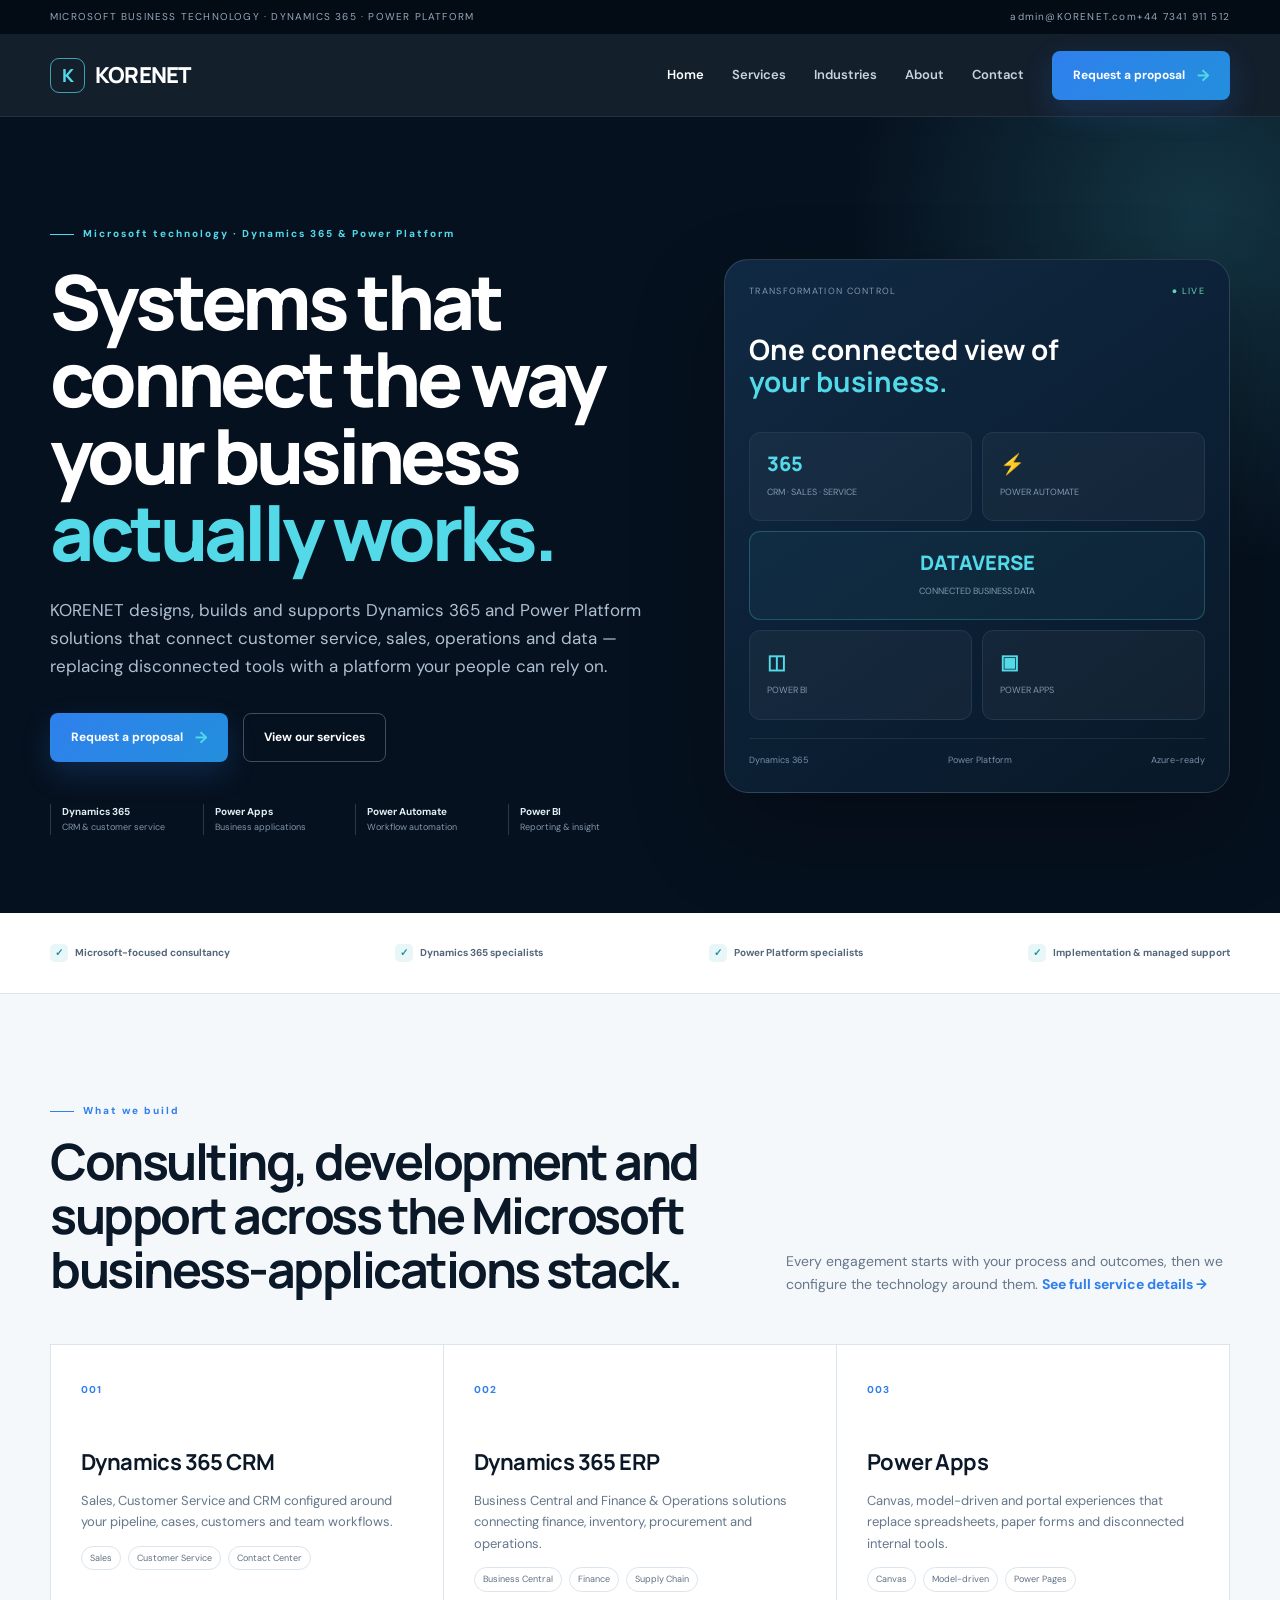
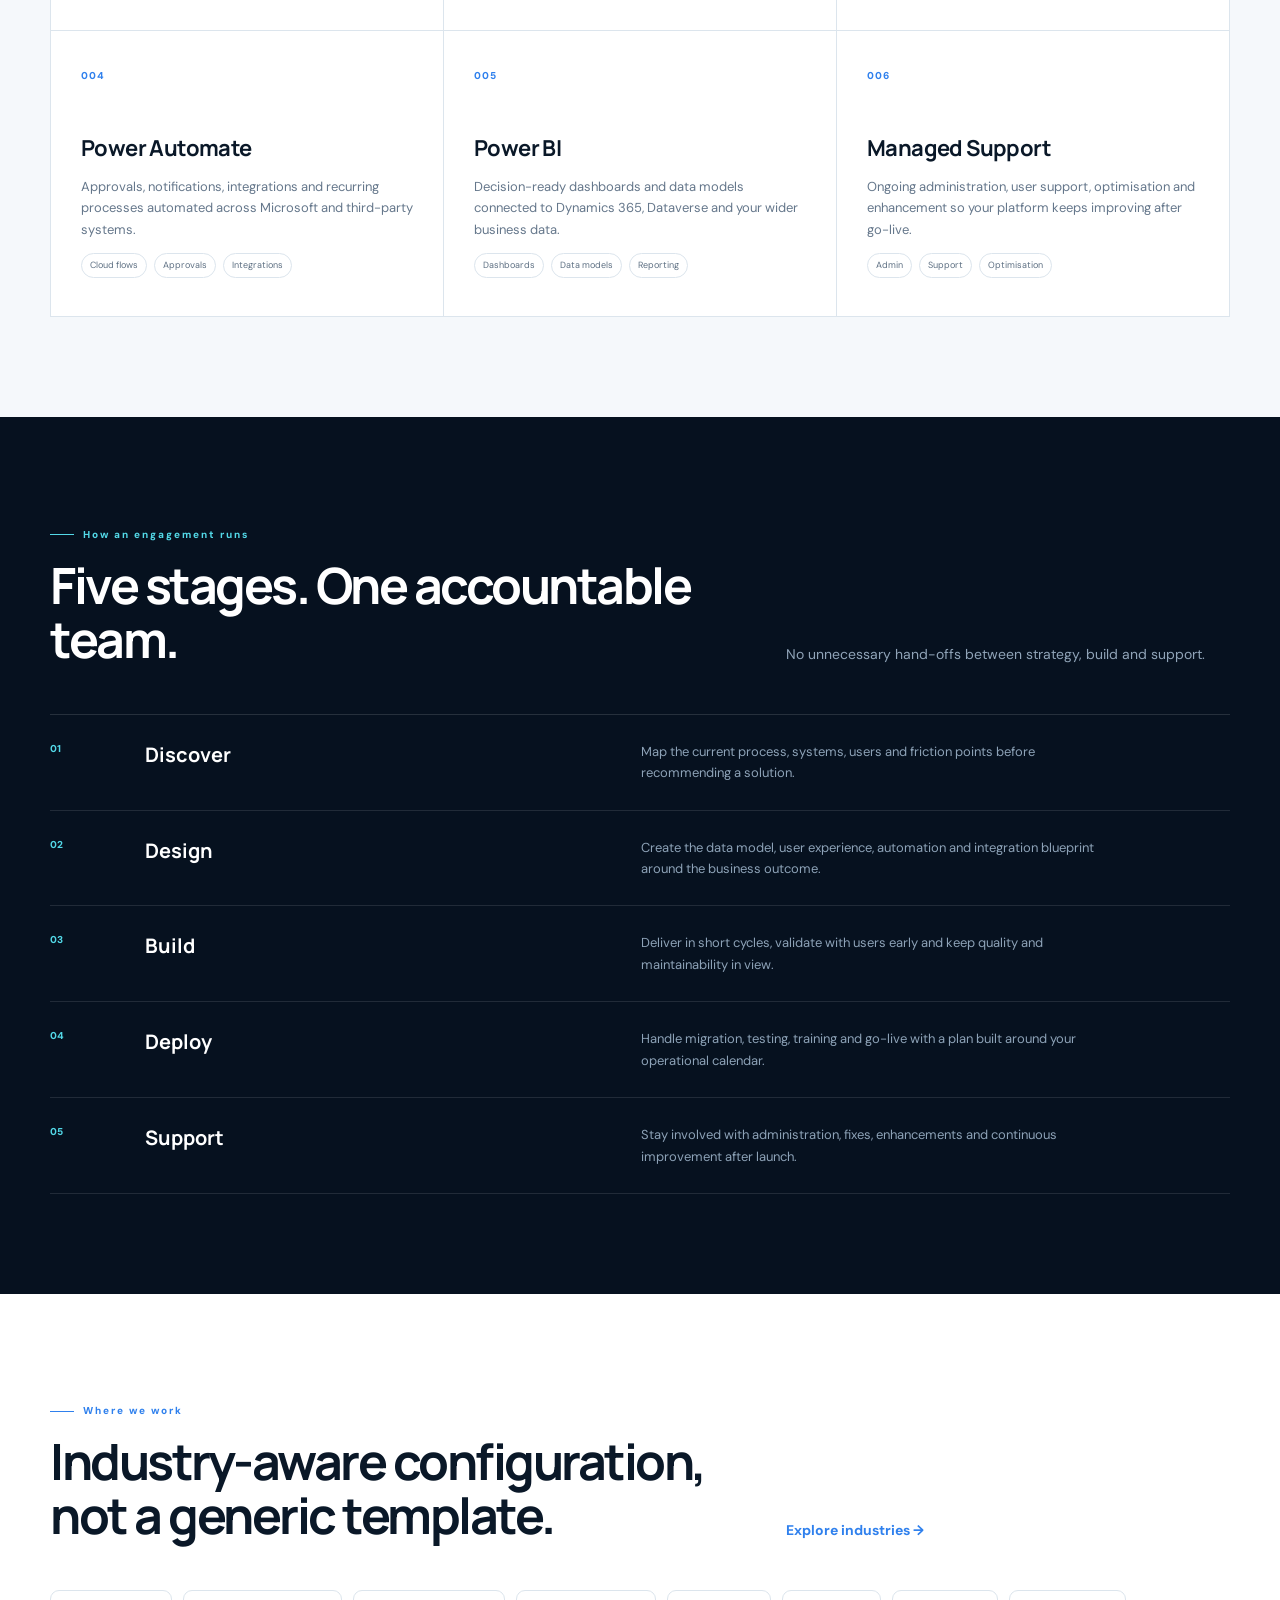
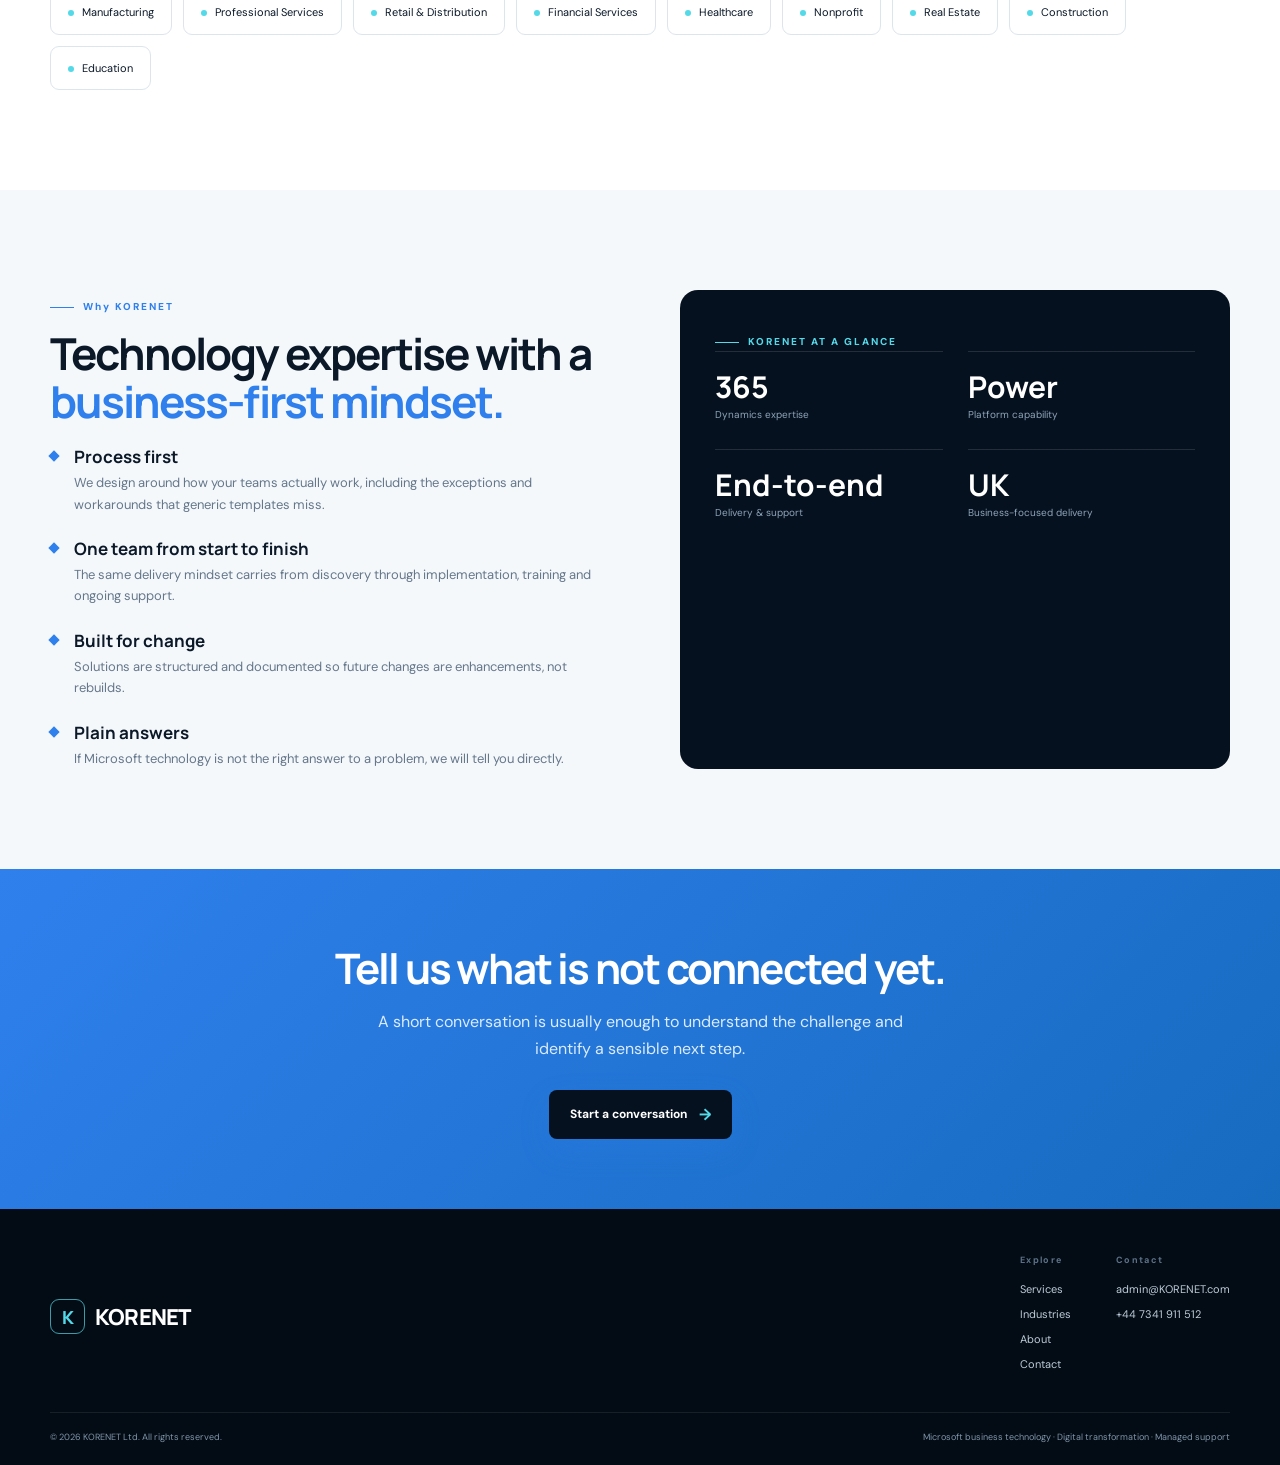
<file: index.html>
<!doctype html><html lang="en"><head><meta charset="utf-8"><meta name="viewport" content="width=device-width,initial-scale=1"><meta name="description" content="KORENET helps organisations transform customer service, automate operations and unlock Microsoft Dynamics 365 and Power Platform."><title>KORENET | Microsoft Dynamics 365 & Power Platform</title><link rel="stylesheet" href="styles.css"></head><body><div class="topbar"><div class="wrap"><div class="topbar-left"><span>MICROSOFT BUSINESS TECHNOLOGY · DYNAMICS 365 · POWER PLATFORM</span></div><div class="topbar-right"><a href="mailto:admin@KORENET.com">admin@KORENET.com</a><a href="tel:+447341911512">+44 7341 911 512</a></div></div></div><header class="header"><div class="wrap"><nav><a class="logo" href="index.html"><span class="logo-mark"></span><span>KORENET</span></a><button class="menu" aria-label="Menu">☰</button><div class="nav-links"><a class="active" href="index.html">Home</a><a class="" href="services.html">Services</a><a class="" href="industries.html">Industries</a><a class="" href="about.html">About</a><a class="" href="contact.html">Contact</a><a class="btn btn-primary" href="contact.html">Request a proposal <span class="btn-arrow">→</span></a></div></nav></div></header><main><section class="hero"><div class="wrap hero-grid"><div><span class="eyebrow">Microsoft technology · Dynamics 365 & Power Platform</span><h1>Systems that connect the way your business <em>actually works.</em></h1><p class="lead">KORENET designs, builds and supports Dynamics 365 and Power Platform solutions that connect customer service, sales, operations and data — replacing disconnected tools with a platform your people can rely on.</p><div class="hero-ctas"><a class="btn btn-primary" href="contact.html">Request a proposal <span class="btn-arrow">→</span></a><a class="btn btn-ghost" href="services.html">View our services</a></div><div class="hero-meta"><div><strong>Dynamics 365</strong>CRM & customer service</div><div><strong>Power Apps</strong>Business applications</div><div><strong>Power Automate</strong>Workflow automation</div><div><strong>Power BI</strong>Reporting & insight</div></div></div><div class="diagram-holder"><div class="diagram"><div class="diagram-head"><span>TRANSFORMATION CONTROL</span><span>● LIVE</span></div><div class="diagram-title">One connected view of<br><b>your business.</b></div><div class="nodes"><div class="node"><b>365</b><span>CRM · SALES · SERVICE</span></div><div class="node"><b>⚡</b><span>POWER AUTOMATE</span></div><div class="node hub"><b>DATAVERSE</b><span>CONNECTED BUSINESS DATA</span></div><div class="node"><b>◫</b><span>POWER BI</span></div><div class="node"><b>▣</b><span>POWER APPS</span></div></div><div class="diagram-foot"><span>Dynamics 365</span><span>Power Platform</span><span>Azure-ready</span></div></div></div></div></section><section class="trust-bar"><div class="wrap trust-row"><div class="trust-item"><span class="tick-sq">✓</span>Microsoft-focused consultancy</div><div class="trust-item"><span class="tick-sq">✓</span>Dynamics 365 specialists</div><div class="trust-item"><span class="tick-sq">✓</span>Power Platform specialists</div><div class="trust-item"><span class="tick-sq">✓</span>Implementation & managed support</div></div></section><section class="section section-alt"><div class="wrap"><div class="section-head"><div><span class="eyebrow">What we build</span><h2>Consulting, development and support across the Microsoft business-applications stack.</h2></div><p>Every engagement starts with your process and outcomes, then we configure the technology around them. <a class="text-link" href="services.html">See full service details →</a></p></div><div class="services-grid"><div class="service-card"><span class="service-num">001</span><h3>Dynamics 365 CRM</h3><p>Sales, Customer Service and CRM configured around your pipeline, cases, customers and team workflows.</p><div class="service-tags"><span>Sales</span><span>Customer Service</span><span>Contact Center</span></div></div><div class="service-card"><span class="service-num">002</span><h3>Dynamics 365 ERP</h3><p>Business Central and Finance & Operations solutions connecting finance, inventory, procurement and operations.</p><div class="service-tags"><span>Business Central</span><span>Finance</span><span>Supply Chain</span></div></div><div class="service-card"><span class="service-num">003</span><h3>Power Apps</h3><p>Canvas, model-driven and portal experiences that replace spreadsheets, paper forms and disconnected internal tools.</p><div class="service-tags"><span>Canvas</span><span>Model-driven</span><span>Power Pages</span></div></div><div class="service-card"><span class="service-num">004</span><h3>Power Automate</h3><p>Approvals, notifications, integrations and recurring processes automated across Microsoft and third-party systems.</p><div class="service-tags"><span>Cloud flows</span><span>Approvals</span><span>Integrations</span></div></div><div class="service-card"><span class="service-num">005</span><h3>Power BI</h3><p>Decision-ready dashboards and data models connected to Dynamics 365, Dataverse and your wider business data.</p><div class="service-tags"><span>Dashboards</span><span>Data models</span><span>Reporting</span></div></div><div class="service-card"><span class="service-num">006</span><h3>Managed Support</h3><p>Ongoing administration, user support, optimisation and enhancement so your platform keeps improving after go-live.</p><div class="service-tags"><span>Admin</span><span>Support</span><span>Optimisation</span></div></div></div></div></section><section class="section section-dark"><div class="wrap"><div class="section-head"><div><span class="eyebrow" style="color:var(--cyan)">How an engagement runs</span><h2>Five stages. One accountable team.</h2></div><p>No unnecessary hand-offs between strategy, build and support.</p></div><div class="process-list"><div class="process-item" data-step="01"><h3>Discover</h3><p>Map the current process, systems, users and friction points before recommending a solution.</p></div><div class="process-item" data-step="02"><h3>Design</h3><p>Create the data model, user experience, automation and integration blueprint around the business outcome.</p></div><div class="process-item" data-step="03"><h3>Build</h3><p>Deliver in short cycles, validate with users early and keep quality and maintainability in view.</p></div><div class="process-item" data-step="04"><h3>Deploy</h3><p>Handle migration, testing, training and go-live with a plan built around your operational calendar.</p></div><div class="process-item" data-step="05"><h3>Support</h3><p>Stay involved with administration, fixes, enhancements and continuous improvement after launch.</p></div></div></div></section><section class="section"><div class="wrap"><div class="section-head"><div><span class="eyebrow">Where we work</span><h2>Industry-aware configuration, not a generic template.</h2></div><p><a class="text-link" href="industries.html">Explore industries →</a></p></div><div class="industries-row"><span class="industry-chip">Manufacturing</span><span class="industry-chip">Professional Services</span><span class="industry-chip">Retail & Distribution</span><span class="industry-chip">Financial Services</span><span class="industry-chip">Healthcare</span><span class="industry-chip">Nonprofit</span><span class="industry-chip">Real Estate</span><span class="industry-chip">Construction</span><span class="industry-chip">Education</span></div></div></section><section class="section section-alt"><div class="wrap why-grid"><div><span class="eyebrow">Why KORENET</span><h2 style="font:700 44px/1.08 Manrope;letter-spacing:-2px;margin:14px 0 20px">Technology expertise with a <span style="color:var(--blue)">business-first mindset.</span></h2><div class="why-points"><div class="why-point"><span class="mark"></span><div><h4>Process first</h4><p>We design around how your teams actually work, including the exceptions and workarounds that generic templates miss.</p></div></div><div class="why-point"><span class="mark"></span><div><h4>One team from start to finish</h4><p>The same delivery mindset carries from discovery through implementation, training and ongoing support.</p></div></div><div class="why-point"><span class="mark"></span><div><h4>Built for change</h4><p>Solutions are structured and documented so future changes are enhancements, not rebuilds.</p></div></div><div class="why-point"><span class="mark"></span><div><h4>Plain answers</h4><p>If Microsoft technology is not the right answer to a problem, we will tell you directly.</p></div></div></div></div><div class="stat-panel"><span class="eyebrow" style="color:var(--cyan)">KORENET AT A GLANCE</span><div class="stat-row"><div class="stat"><div class="num">365</div><span class="label">Dynamics expertise</span></div><div class="stat"><div class="num">Power</div><span class="label">Platform capability</span></div><div class="stat"><div class="num">End-to-end</div><span class="label">Delivery & support</span></div><div class="stat"><div class="num">UK</div><span class="label">Business-focused delivery</span></div></div></div></div></section><section class="cta-band"><div class="wrap"><h2>Tell us what is not connected yet.</h2><p>A short conversation is usually enough to understand the challenge and identify a sensible next step.</p><a class="btn btn-primary" href="contact.html">Start a conversation <span class="btn-arrow">→</span></a></div></section></main><footer class="footer"><div class="wrap"><div class="footer-top"><a class="logo" href="index.html"><span class="logo-mark"></span><span>KORENET</span></a><div class="footer-cols"><div class="footer-col"><h5>Explore</h5><a href="services.html">Services</a><a href="industries.html">Industries</a><a href="about.html">About</a><a href="contact.html">Contact</a></div><div class="footer-col"><h5>Contact</h5><a href="mailto:admin@KORENET.com">admin@KORENET.com</a><a href="tel:+447341911512">+44 7341 911 512</a></div></div></div><div class="footer-bottom"><span>© 2026 KORENET Ltd. All rights reserved.</span><span>Microsoft business technology · Digital transformation · Managed support</span></div></div></footer><script>const m=document.querySelector('.menu'),n=document.querySelector('.nav-links');m?.addEventListener('click',()=>n.classList.toggle('open'));document.getElementById('contactForm')?.addEventListener('submit',e=>{e.preventDefault();const d=new FormData(e.currentTarget);const s=encodeURIComponent('KORENET enquiry from '+d.get('name'));const b=encodeURIComponent('Name: '+d.get('name')+'
Company: '+d.get('company')+'
Email: '+d.get('email')+'
Topic: '+d.get('topic')+'

'+d.get('message'));window.location.href='mailto:admin@KORENET.com?subject='+s+'&body='+b;});</script></body></html>
</file>
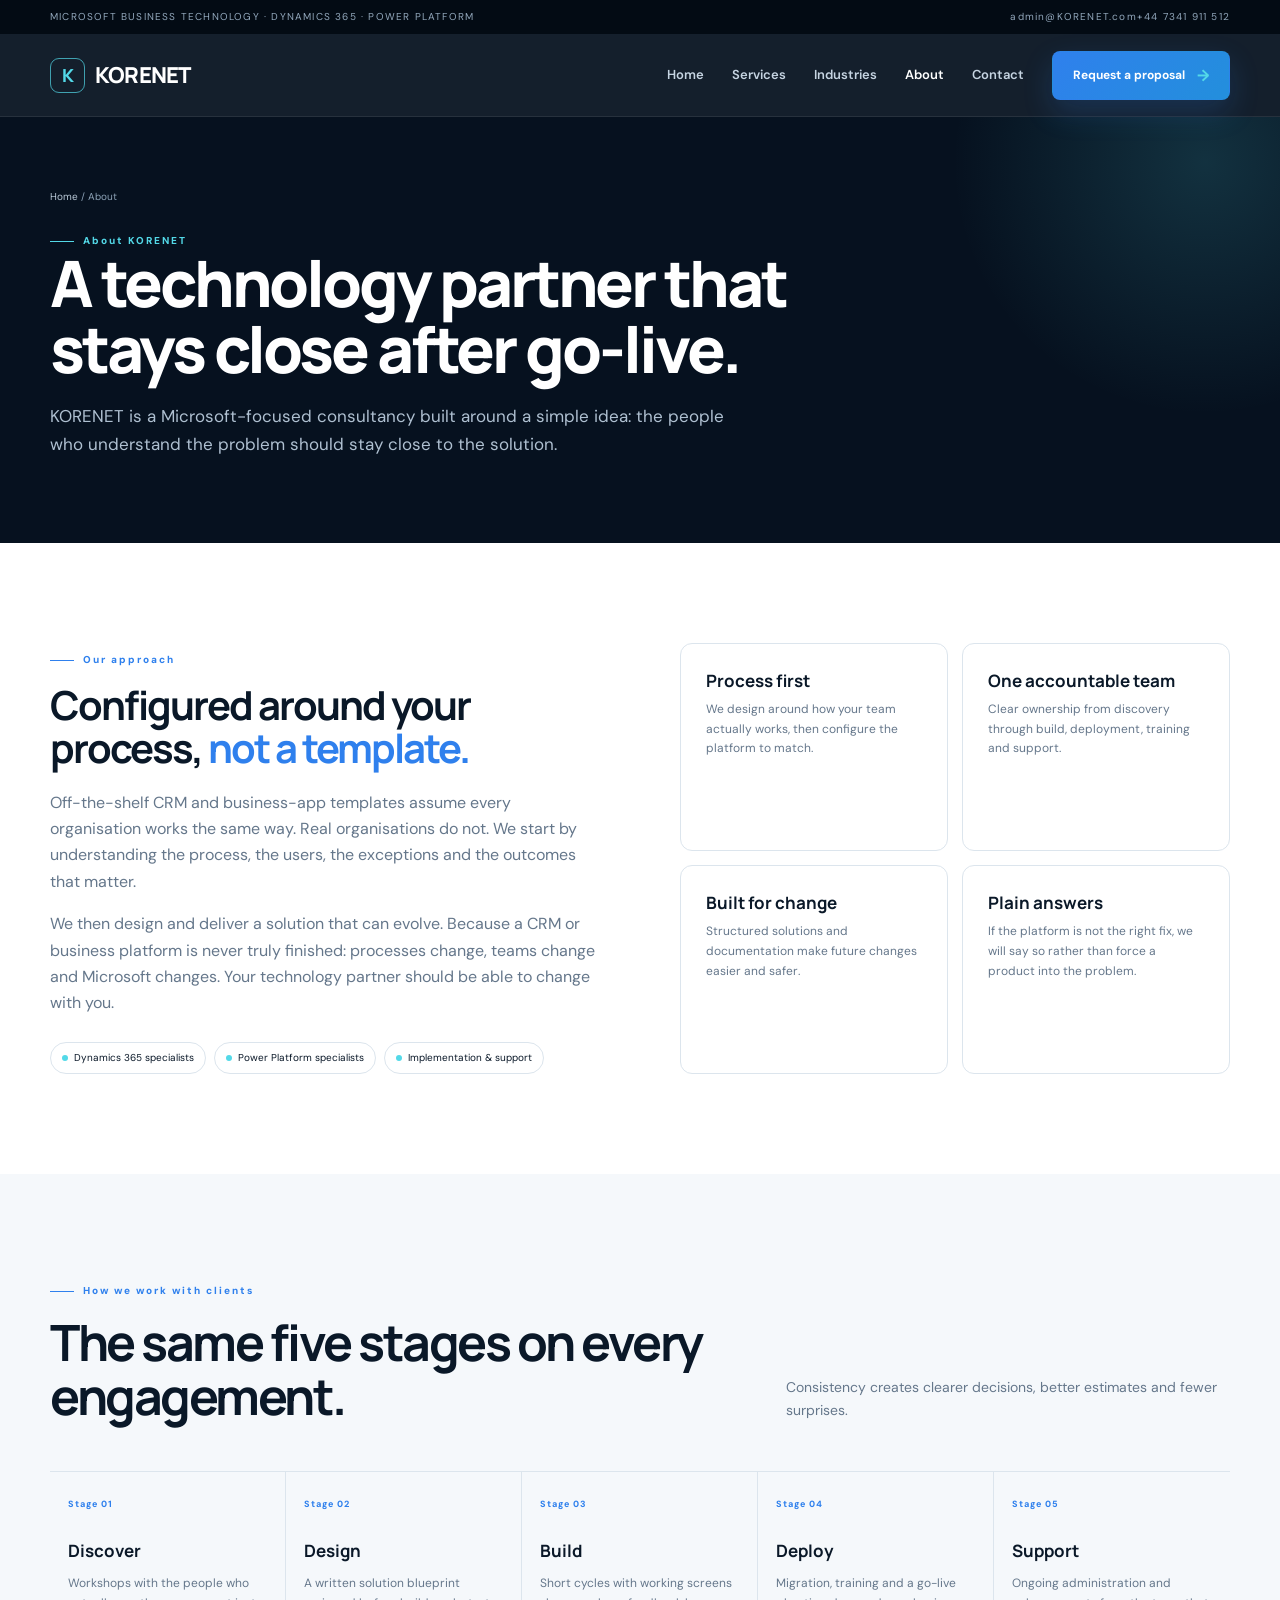
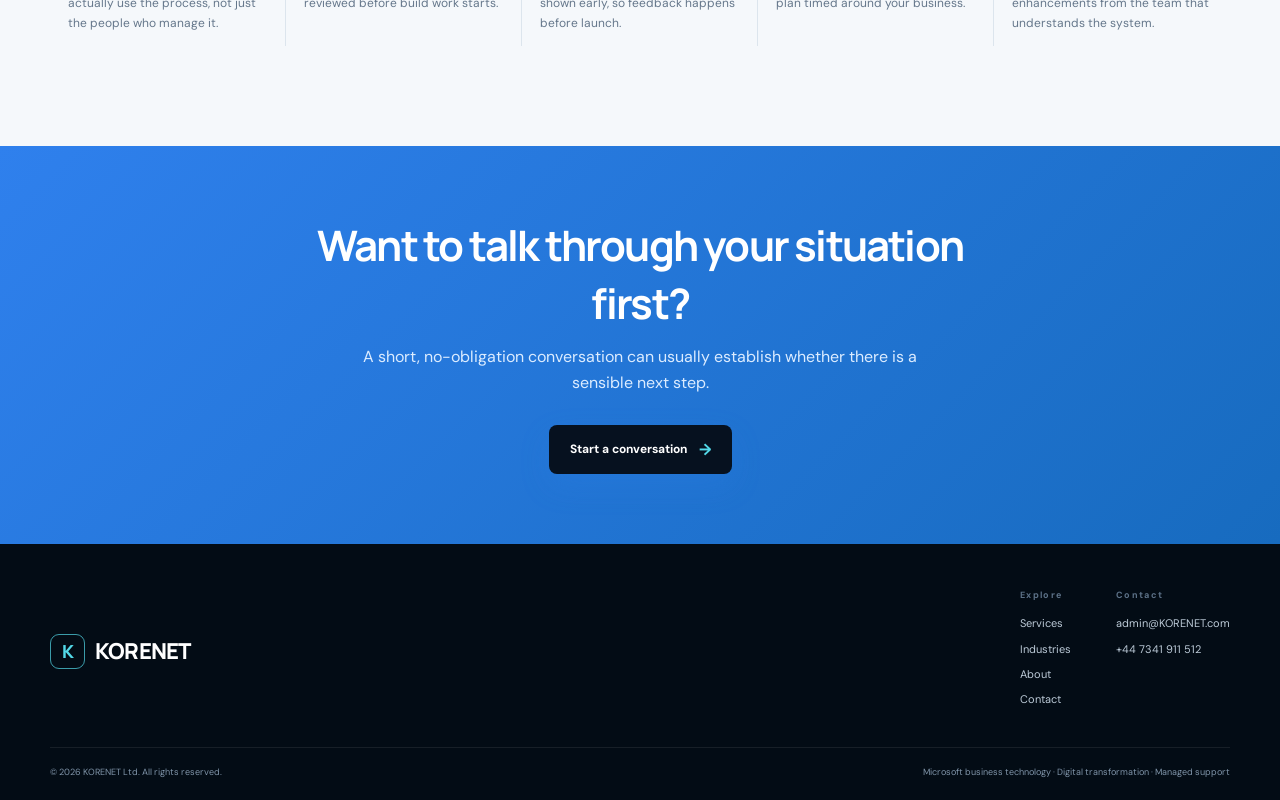
<file: about.html>
<!doctype html><html lang="en"><head><meta charset="utf-8"><meta name="viewport" content="width=device-width,initial-scale=1"><meta name="description" content="About KORENET, a Microsoft-focused Dynamics 365 and Power Platform consultancy."><title>About | KORENET</title><link rel="stylesheet" href="styles.css"></head><body><div class="topbar"><div class="wrap"><div class="topbar-left"><span>MICROSOFT BUSINESS TECHNOLOGY · DYNAMICS 365 · POWER PLATFORM</span></div><div class="topbar-right"><a href="mailto:admin@KORENET.com">admin@KORENET.com</a><a href="tel:+447341911512">+44 7341 911 512</a></div></div></div><header class="header"><div class="wrap"><nav><a class="logo" href="index.html"><span class="logo-mark"></span><span>KORENET</span></a><button class="menu" aria-label="Menu">☰</button><div class="nav-links"><a class="" href="index.html">Home</a><a class="" href="services.html">Services</a><a class="" href="industries.html">Industries</a><a class="active" href="about.html">About</a><a class="" href="contact.html">Contact</a><a class="btn btn-primary" href="contact.html">Request a proposal <span class="btn-arrow">→</span></a></div></nav></div></header><main><section class="page-hero"><div class="wrap"><div class="breadcrumb"><a href="index.html">Home</a> / About</div><span class="eyebrow" style="color:var(--cyan)">About KORENET</span><h1>A technology partner that stays close after go-live.</h1><p class="lead">KORENET is a Microsoft-focused consultancy built around a simple idea: the people who understand the problem should stay close to the solution.</p></div></section><section class="section"><div class="wrap why-grid"><div><span class="eyebrow">Our approach</span><h2 style="font:700 40px/1.08 Manrope;letter-spacing:-2px;margin:14px 0 20px">Configured around your process, <span style="color:var(--blue)">not a template.</span></h2><p style="color:var(--muted)">Off-the-shelf CRM and business-app templates assume every organisation works the same way. Real organisations do not. We start by understanding the process, the users, the exceptions and the outcomes that matter.</p><p style="color:var(--muted)">We then design and deliver a solution that can evolve. Because a CRM or business platform is never truly finished: processes change, teams change and Microsoft changes. Your technology partner should be able to change with you.</p><div class="badge-row"><div class="badge"><span class="dot"></span>Dynamics 365 specialists</div><div class="badge"><span class="dot"></span>Power Platform specialists</div><div class="badge"><span class="dot"></span>Implementation & support</div></div></div><div class="value-grid"><div class="value-card"><h3>Process first</h3><p>We design around how your team actually works, then configure the platform to match.</p></div><div class="value-card"><h3>One accountable team</h3><p>Clear ownership from discovery through build, deployment, training and support.</p></div><div class="value-card"><h3>Built for change</h3><p>Structured solutions and documentation make future changes easier and safer.</p></div><div class="value-card"><h3>Plain answers</h3><p>If the platform is not the right fix, we will say so rather than force a product into the problem.</p></div></div></div></section><section class="section section-alt"><div class="wrap"><div class="section-head"><div><span class="eyebrow">How we work with clients</span><h2>The same five stages on every engagement.</h2></div><p>Consistency creates clearer decisions, better estimates and fewer surprises.</p></div><div class="timeline"><div class="timeline-item"><div class="t-label">Stage 01</div><h4>Discover</h4><p>Workshops with the people who actually use the process, not just the people who manage it.</p></div><div class="timeline-item"><div class="t-label">Stage 02</div><h4>Design</h4><p>A written solution blueprint reviewed before build work starts.</p></div><div class="timeline-item"><div class="t-label">Stage 03</div><h4>Build</h4><p>Short cycles with working screens shown early, so feedback happens before launch.</p></div><div class="timeline-item"><div class="t-label">Stage 04</div><h4>Deploy</h4><p>Migration, training and a go-live plan timed around your business.</p></div><div class="timeline-item"><div class="t-label">Stage 05</div><h4>Support</h4><p>Ongoing administration and enhancements from the team that understands the system.</p></div></div></div></section><section class="cta-band"><div class="wrap"><h2>Want to talk through your situation first?</h2><p>A short, no-obligation conversation can usually establish whether there is a sensible next step.</p><a class="btn btn-primary" href="contact.html">Start a conversation <span class="btn-arrow">→</span></a></div></section></main><footer class="footer"><div class="wrap"><div class="footer-top"><a class="logo" href="index.html"><span class="logo-mark"></span><span>KORENET</span></a><div class="footer-cols"><div class="footer-col"><h5>Explore</h5><a href="services.html">Services</a><a href="industries.html">Industries</a><a href="about.html">About</a><a href="contact.html">Contact</a></div><div class="footer-col"><h5>Contact</h5><a href="mailto:admin@KORENET.com">admin@KORENET.com</a><a href="tel:+447341911512">+44 7341 911 512</a></div></div></div><div class="footer-bottom"><span>© 2026 KORENET Ltd. All rights reserved.</span><span>Microsoft business technology · Digital transformation · Managed support</span></div></div></footer><script>const m=document.querySelector('.menu'),n=document.querySelector('.nav-links');m?.addEventListener('click',()=>n.classList.toggle('open'));document.getElementById('contactForm')?.addEventListener('submit',e=>{e.preventDefault();const d=new FormData(e.currentTarget);const s=encodeURIComponent('KORENET enquiry from '+d.get('name'));const b=encodeURIComponent('Name: '+d.get('name')+'
Company: '+d.get('company')+'
Email: '+d.get('email')+'
Topic: '+d.get('topic')+'

'+d.get('message'));window.location.href='mailto:admin@KORENET.com?subject='+s+'&body='+b;});</script></body></html>
</file>
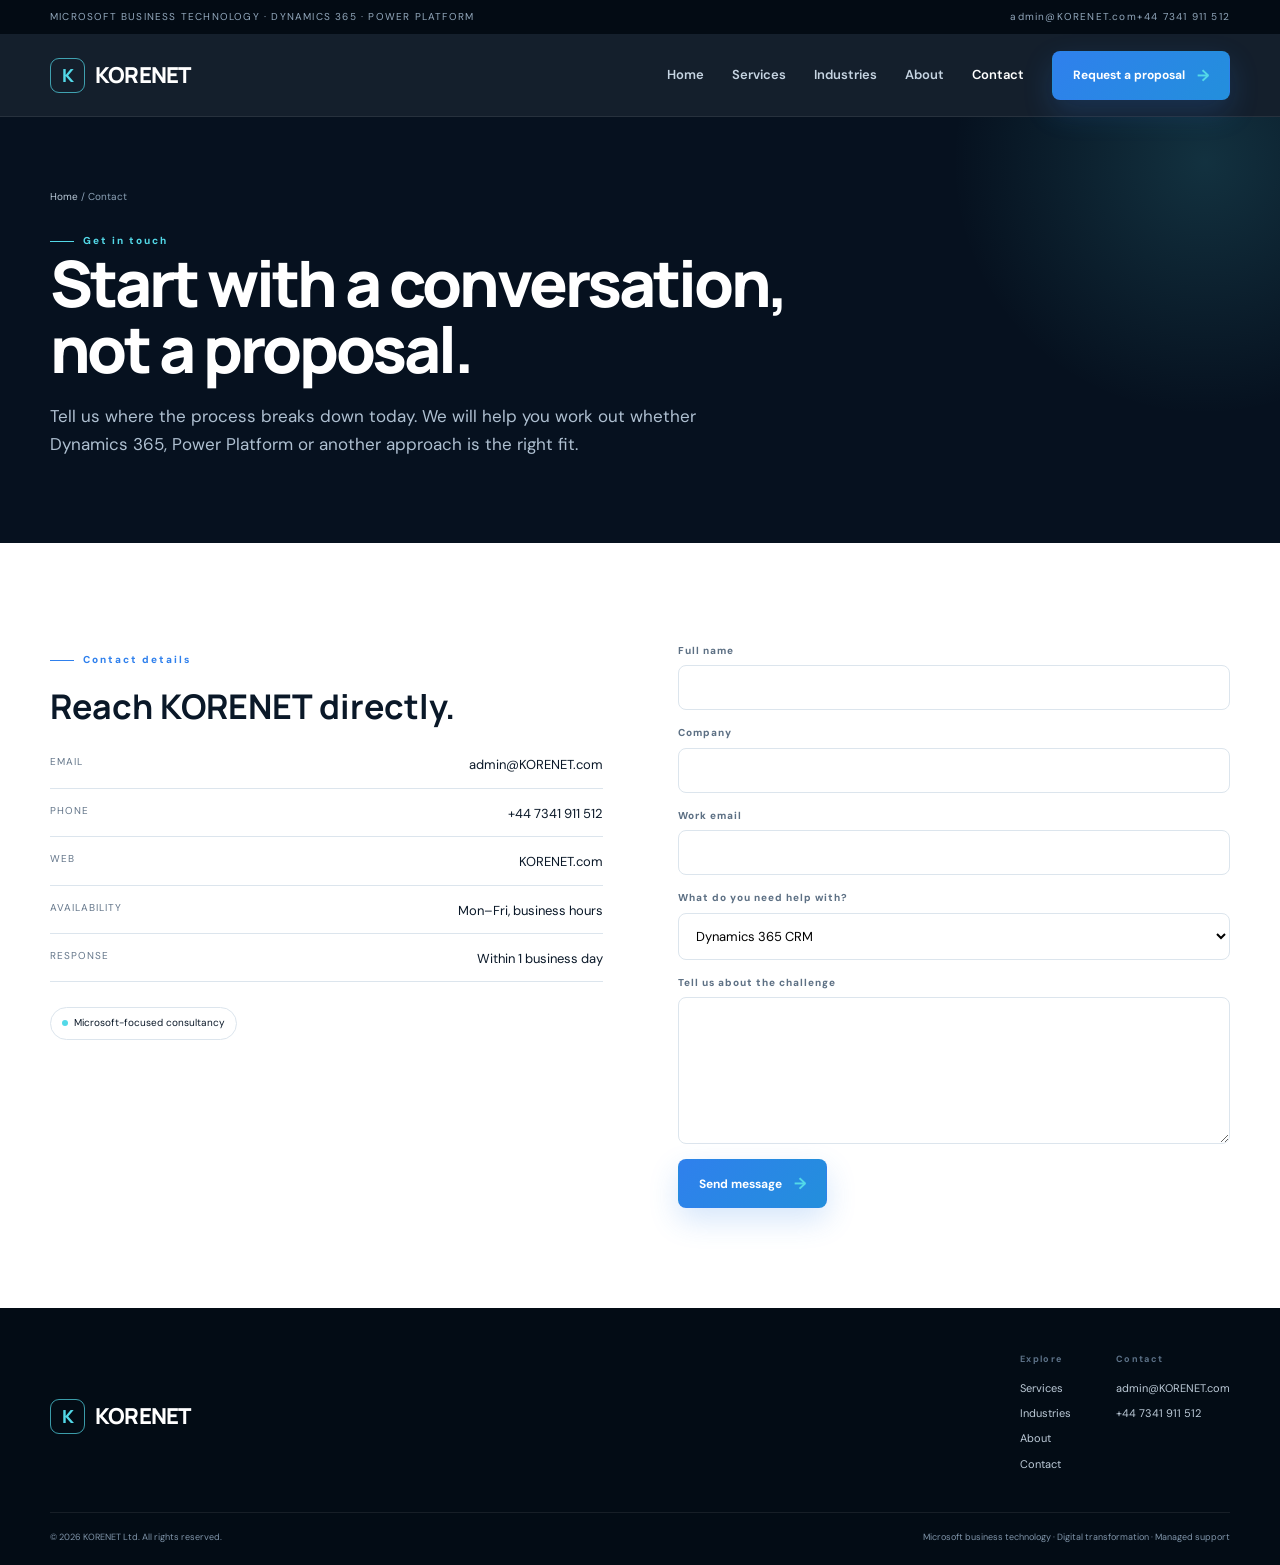
<file: contact.html>
<!doctype html><html lang="en"><head><meta charset="utf-8"><meta name="viewport" content="width=device-width,initial-scale=1"><meta name="description" content="Contact KORENET about Dynamics 365, Power Platform, automation, reporting, training or managed support."><title>Contact | KORENET</title><link rel="stylesheet" href="styles.css"></head><body><div class="topbar"><div class="wrap"><div class="topbar-left"><span>MICROSOFT BUSINESS TECHNOLOGY · DYNAMICS 365 · POWER PLATFORM</span></div><div class="topbar-right"><a href="mailto:admin@KORENET.com">admin@KORENET.com</a><a href="tel:+447341911512">+44 7341 911 512</a></div></div></div><header class="header"><div class="wrap"><nav><a class="logo" href="index.html"><span class="logo-mark"></span><span>KORENET</span></a><button class="menu" aria-label="Menu">☰</button><div class="nav-links"><a class="" href="index.html">Home</a><a class="" href="services.html">Services</a><a class="" href="industries.html">Industries</a><a class="" href="about.html">About</a><a class="active" href="contact.html">Contact</a><a class="btn btn-primary" href="contact.html">Request a proposal <span class="btn-arrow">→</span></a></div></nav></div></header><main><section class="page-hero"><div class="wrap"><div class="breadcrumb"><a href="index.html">Home</a> / Contact</div><span class="eyebrow" style="color:var(--cyan)">Get in touch</span><h1>Start with a conversation, not a proposal.</h1><p class="lead">Tell us where the process breaks down today. We will help you work out whether Dynamics 365, Power Platform or another approach is the right fit.</p></div></section><section class="section"><div class="wrap contact-grid"><div><span class="eyebrow">Contact details</span><h2 style="font:700 34px Manrope;margin:14px 0">Reach KORENET directly.</h2><div class="contact-info-list"><div><span>Email</span><a href="mailto:admin@KORENET.com">admin@KORENET.com</a></div><div><span>Phone</span><a href="tel:+447341911512">+44 7341 911 512</a></div><div><span>Web</span><span>KORENET.com</span></div><div><span>Availability</span><span>Mon–Fri, business hours</span></div><div><span>Response</span><span>Within 1 business day</span></div></div><div class="badge-row"><div class="badge"><span class="dot"></span>Microsoft-focused consultancy</div></div></div><formid="contactForm" action="https://formsubmit.co/admin@korenets.com" method="POST">
          <input type="hidden" name="_subject" value="New KORENET website enquiry">
          <input type="hidden" name="_captcha" value="true">
          <input type="hidden" name="_template" value="table">
          <input type="hidden" name="_next" value="https://korenets.com/contact.html?sent=1">
          <input type="text" name="_honey" tabindex="-1" autocomplete="off" class="honeypot" aria-hidden="true">
<div class="field"><label for="name">Full name</label><input id="name" name="name" required></div><div class="field"><label for="company">Company</label><input id="company" name="company"></div><div class="field"><label for="email">Work email</label><input id="email" name="email" type="email" required></div><div class="field"><label for="topic">What do you need help with?</label><select id="topic" name="topic"><option>Dynamics 365 CRM</option><option>Dynamics 365 ERP</option><option>Power Apps</option><option>Power Automate</option><option>Power BI</option><option>Managed support</option><option>Training</option><option>Not sure yet</option></select></div><div class="field"><label for="message">Tell us about the challenge</label><textarea id="message" name="message" rows="7" required></textarea></div><button class="btn btn-primary" type="submit">Send message <span class="btn-arrow">→</span></button></form></div></section></main><footer class="footer"><div class="wrap"><div class="footer-top"><a class="logo" href="index.html"><span class="logo-mark"></span><span>KORENET</span></a><div class="footer-cols"><div class="footer-col"><h5>Explore</h5><a href="services.html">Services</a><a href="industries.html">Industries</a><a href="about.html">About</a><a href="contact.html">Contact</a></div><div class="footer-col"><h5>Contact</h5><a href="mailto:admin@KORENET.com">admin@KORENET.com</a><a href="tel:+447341911512">+44 7341 911 512</a></div></div></div><div class="footer-bottom"><span>© 2026 KORENET Ltd. All rights reserved.</span><span>Microsoft business technology · Digital transformation · Managed support</span></div></div></footer><script>const m=document.querySelector('.menu'),n=document.querySelector('.nav-links');m?.addEventListener('click',()=>n.classList.toggle('open'));document.getElementById('contactForm')?.addEventListener('submit',e=>{e.preventDefault();const d=new FormData(e.currentTarget);const s=encodeURIComponent('KORENET enquiry from '+d.get('name'));const b=encodeURIComponent('Name: '+d.get('name')+'
Company: '+d.get('company')+'
Email: '+d.get('email')+'
Topic: '+d.get('topic')+'

'+d.get('message'));window.location.href='mailto:admin@KORENET.com?subject='+s+'&body='+b;});</script>
<script>
document.addEventListener('DOMContentLoaded', function () {
  const params = new URLSearchParams(window.location.search);
  if (params.get('sent') === '1') {
    const notice = document.createElement('div');
    notice.className = 'contact-success';
    notice.innerHTML = '<strong>Thank you.</strong> Your enquiry has been received. A member of the KORENET team will get back to you shortly.';
    const form = document.querySelector('form');
    if (form) form.parentNode.insertBefore(notice, form);
    history.replaceState({}, document.title, window.location.pathname);
  }
});
</script>

</body></html>
</file>
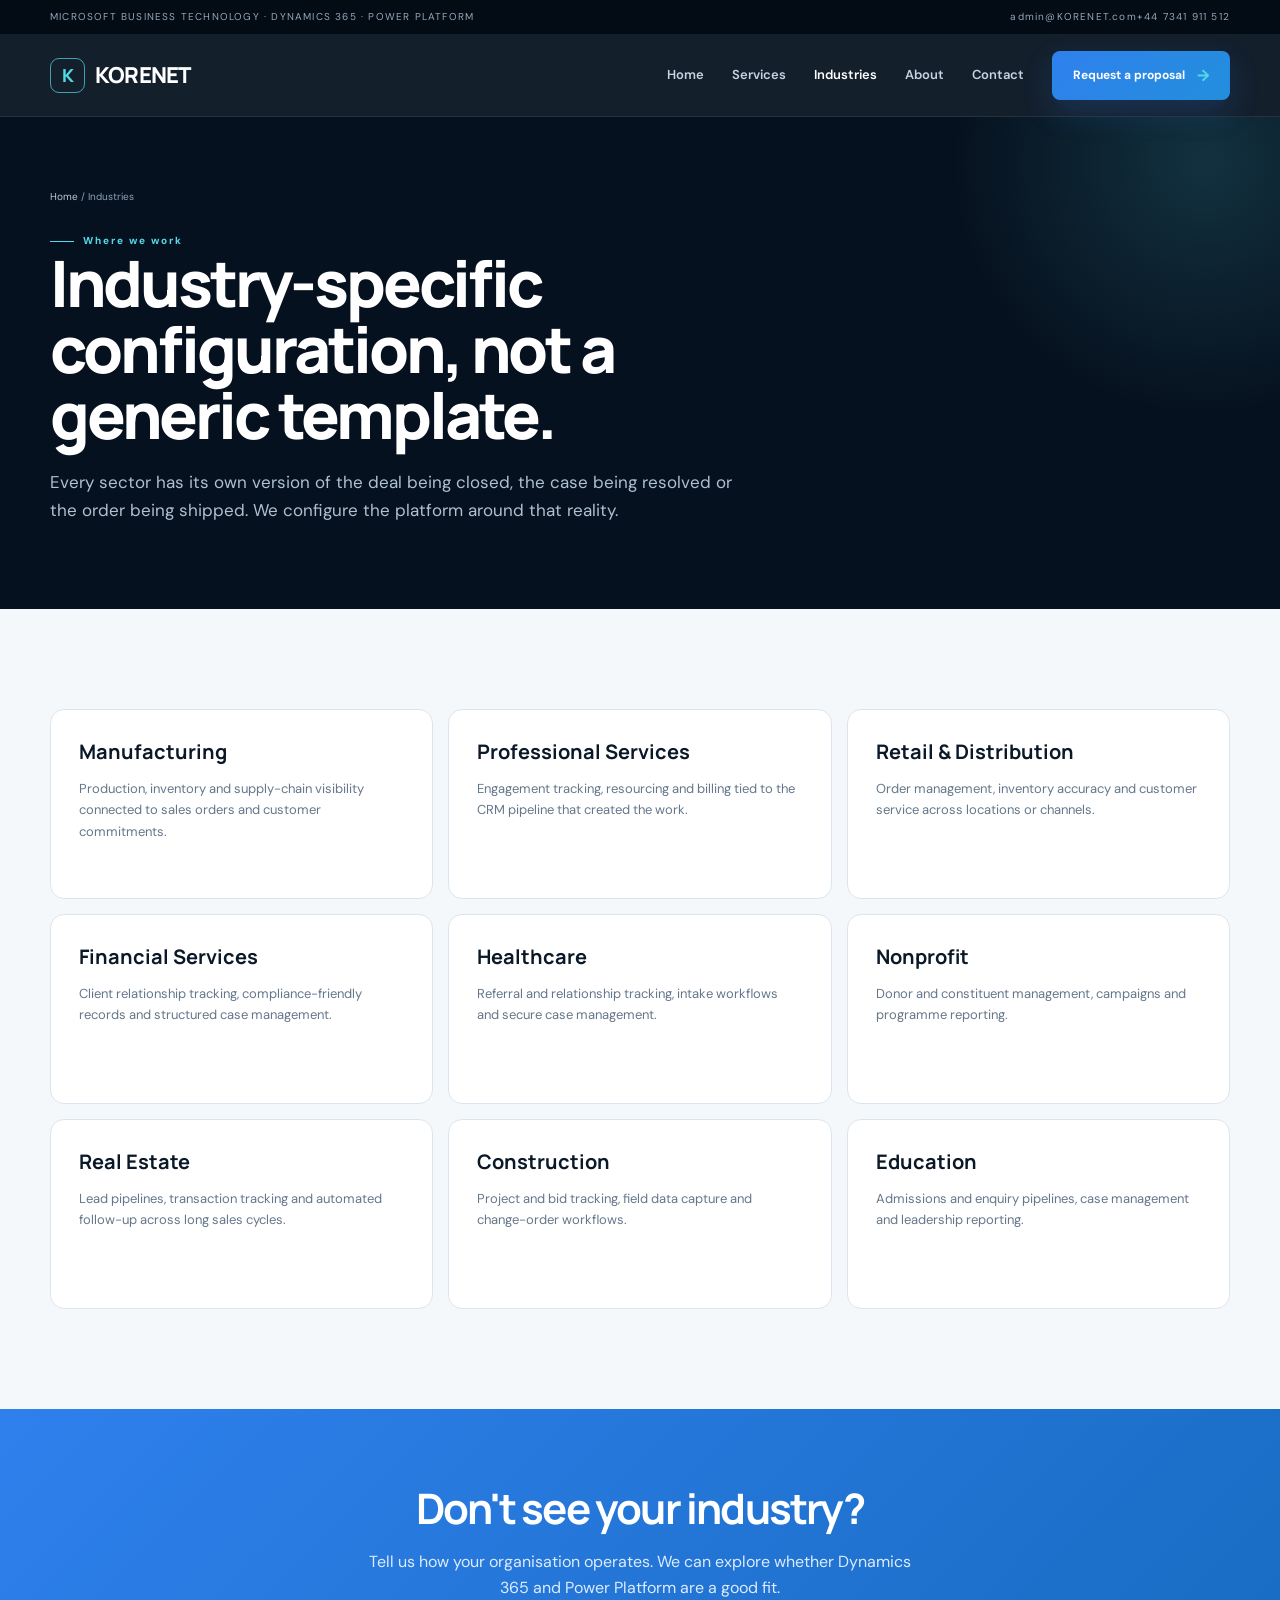
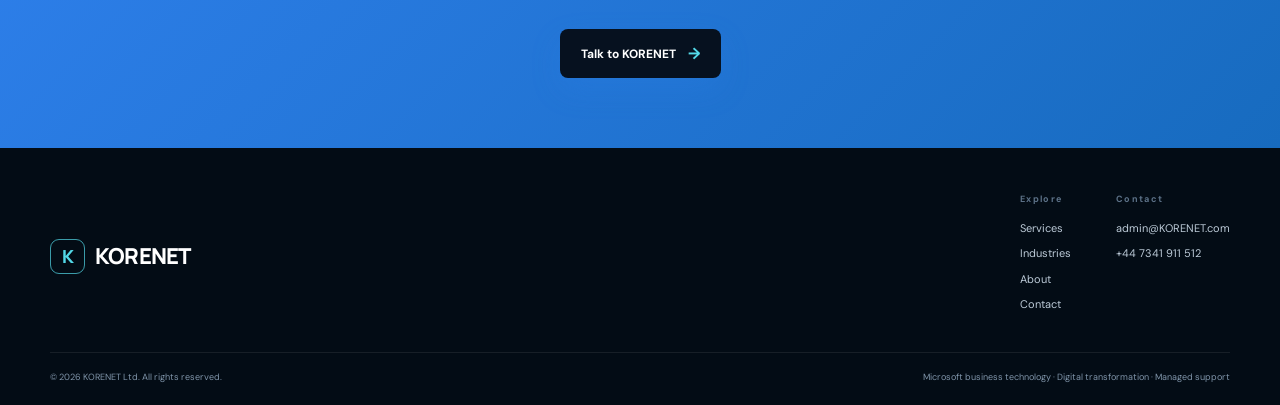
<file: industries.html>
<!doctype html><html lang="en"><head><meta charset="utf-8"><meta name="viewport" content="width=device-width,initial-scale=1"><meta name="description" content="Industry-aware Dynamics 365 and Power Platform solutions for organisations with different operating models."><title>Industries | KORENET</title><link rel="stylesheet" href="styles.css"></head><body><div class="topbar"><div class="wrap"><div class="topbar-left"><span>MICROSOFT BUSINESS TECHNOLOGY · DYNAMICS 365 · POWER PLATFORM</span></div><div class="topbar-right"><a href="mailto:admin@KORENET.com">admin@KORENET.com</a><a href="tel:+447341911512">+44 7341 911 512</a></div></div></div><header class="header"><div class="wrap"><nav><a class="logo" href="index.html"><span class="logo-mark"></span><span>KORENET</span></a><button class="menu" aria-label="Menu">☰</button><div class="nav-links"><a class="" href="index.html">Home</a><a class="" href="services.html">Services</a><a class="active" href="industries.html">Industries</a><a class="" href="about.html">About</a><a class="" href="contact.html">Contact</a><a class="btn btn-primary" href="contact.html">Request a proposal <span class="btn-arrow">→</span></a></div></nav></div></header><main><section class="page-hero"><div class="wrap"><div class="breadcrumb"><a href="index.html">Home</a> / Industries</div><span class="eyebrow" style="color:var(--cyan)">Where we work</span><h1>Industry-specific configuration, not a generic template.</h1><p class="lead">Every sector has its own version of the deal being closed, the case being resolved or the order being shipped. We configure the platform around that reality.</p></div></section><section class="section section-alt"><div class="wrap"><div class="industry-grid"><div class="industry-card"><h3>Manufacturing</h3><p>Production, inventory and supply-chain visibility connected to sales orders and customer commitments.</p></div><div class="industry-card"><h3>Professional Services</h3><p>Engagement tracking, resourcing and billing tied to the CRM pipeline that created the work.</p></div><div class="industry-card"><h3>Retail & Distribution</h3><p>Order management, inventory accuracy and customer service across locations or channels.</p></div><div class="industry-card"><h3>Financial Services</h3><p>Client relationship tracking, compliance-friendly records and structured case management.</p></div><div class="industry-card"><h3>Healthcare</h3><p>Referral and relationship tracking, intake workflows and secure case management.</p></div><div class="industry-card"><h3>Nonprofit</h3><p>Donor and constituent management, campaigns and programme reporting.</p></div><div class="industry-card"><h3>Real Estate</h3><p>Lead pipelines, transaction tracking and automated follow-up across long sales cycles.</p></div><div class="industry-card"><h3>Construction</h3><p>Project and bid tracking, field data capture and change-order workflows.</p></div><div class="industry-card"><h3>Education</h3><p>Admissions and enquiry pipelines, case management and leadership reporting.</p></div></div></div></section><section class="cta-band"><div class="wrap"><h2>Don't see your industry?</h2><p>Tell us how your organisation operates. We can explore whether Dynamics 365 and Power Platform are a good fit.</p><a class="btn btn-primary" href="contact.html">Talk to KORENET <span class="btn-arrow">→</span></a></div></section></main><footer class="footer"><div class="wrap"><div class="footer-top"><a class="logo" href="index.html"><span class="logo-mark"></span><span>KORENET</span></a><div class="footer-cols"><div class="footer-col"><h5>Explore</h5><a href="services.html">Services</a><a href="industries.html">Industries</a><a href="about.html">About</a><a href="contact.html">Contact</a></div><div class="footer-col"><h5>Contact</h5><a href="mailto:admin@KORENET.com">admin@KORENET.com</a><a href="tel:+447341911512">+44 7341 911 512</a></div></div></div><div class="footer-bottom"><span>© 2026 KORENET Ltd. All rights reserved.</span><span>Microsoft business technology · Digital transformation · Managed support</span></div></div></footer><script>const m=document.querySelector('.menu'),n=document.querySelector('.nav-links');m?.addEventListener('click',()=>n.classList.toggle('open'));document.getElementById('contactForm')?.addEventListener('submit',e=>{e.preventDefault();const d=new FormData(e.currentTarget);const s=encodeURIComponent('KORENET enquiry from '+d.get('name'));const b=encodeURIComponent('Name: '+d.get('name')+'
Company: '+d.get('company')+'
Email: '+d.get('email')+'
Topic: '+d.get('topic')+'

'+d.get('message'));window.location.href='mailto:admin@KORENET.com?subject='+s+'&body='+b;});</script></body></html>
</file>
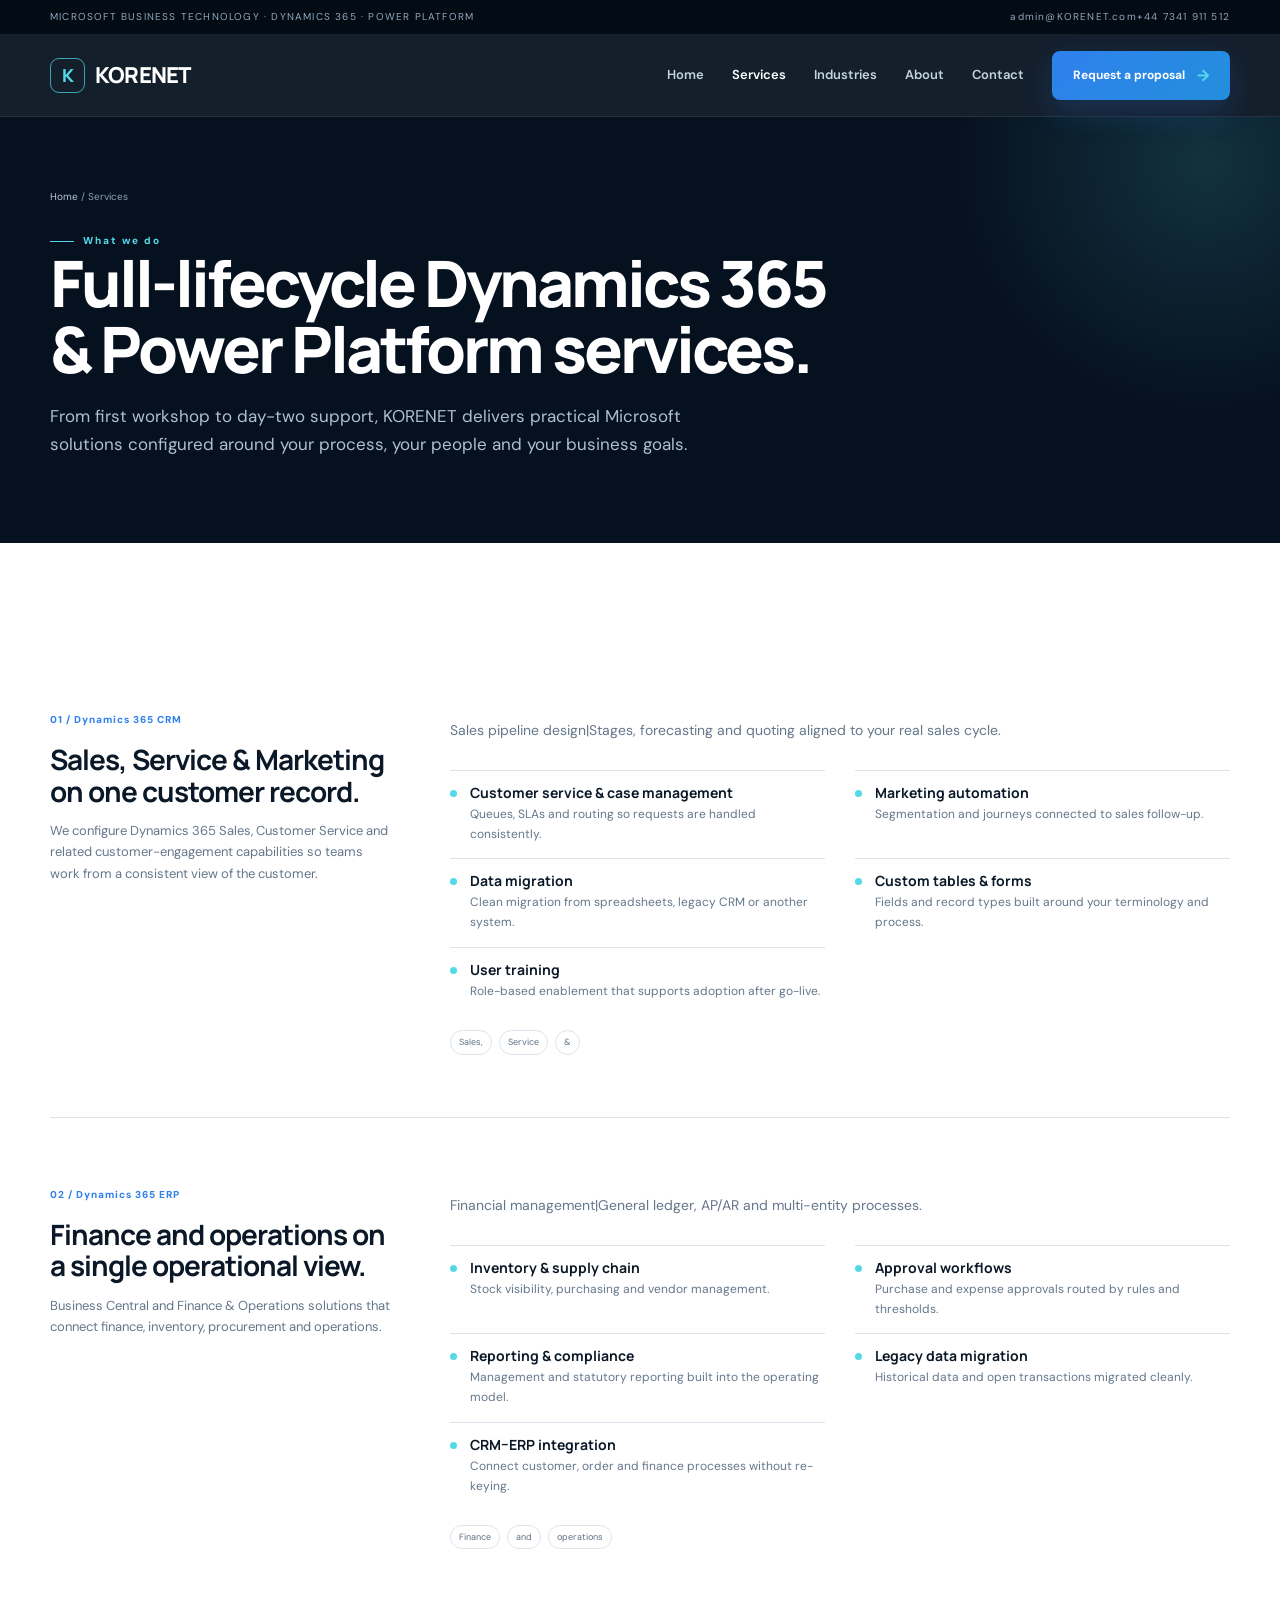
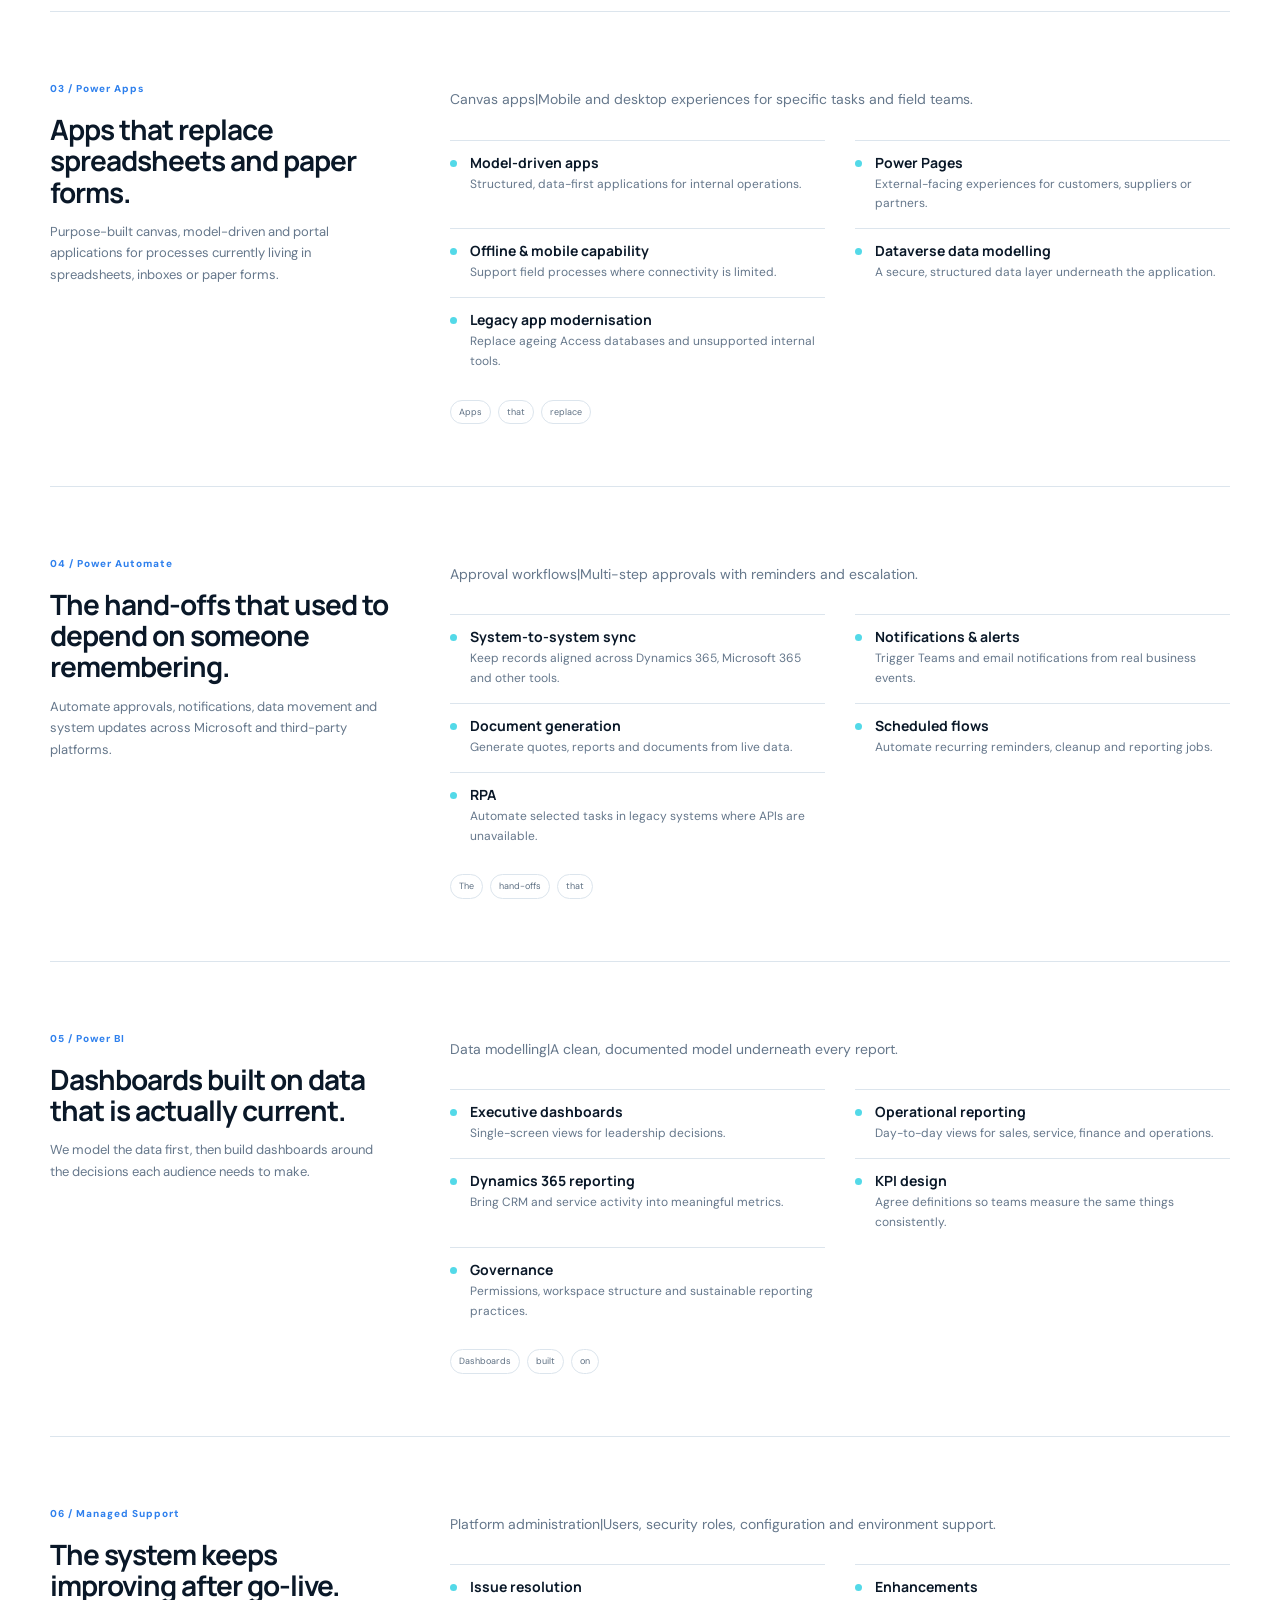
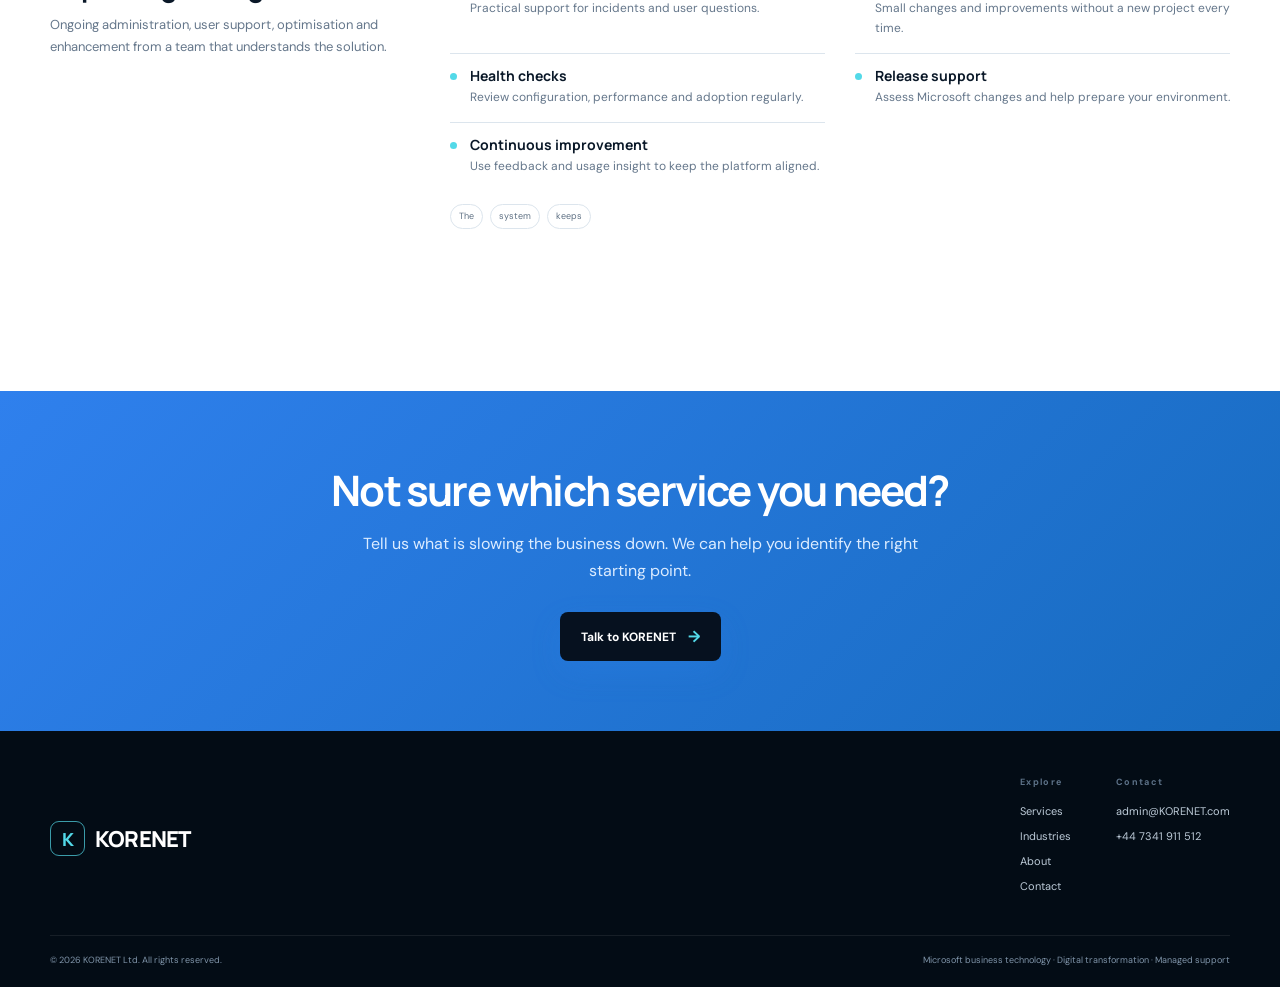
<file: services.html>
<!doctype html><html lang="en"><head><meta charset="utf-8"><meta name="viewport" content="width=device-width,initial-scale=1"><meta name="description" content="Full-lifecycle Dynamics 365 and Power Platform consulting, development, implementation and managed support."><title>Services | KORENET</title><link rel="stylesheet" href="styles.css"></head><body><div class="topbar"><div class="wrap"><div class="topbar-left"><span>MICROSOFT BUSINESS TECHNOLOGY · DYNAMICS 365 · POWER PLATFORM</span></div><div class="topbar-right"><a href="mailto:admin@KORENET.com">admin@KORENET.com</a><a href="tel:+447341911512">+44 7341 911 512</a></div></div></div><header class="header"><div class="wrap"><nav><a class="logo" href="index.html"><span class="logo-mark"></span><span>KORENET</span></a><button class="menu" aria-label="Menu">☰</button><div class="nav-links"><a class="" href="index.html">Home</a><a class="active" href="services.html">Services</a><a class="" href="industries.html">Industries</a><a class="" href="about.html">About</a><a class="" href="contact.html">Contact</a><a class="btn btn-primary" href="contact.html">Request a proposal <span class="btn-arrow">→</span></a></div></nav></div></header><main><section class="page-hero"><div class="wrap"><div class="breadcrumb"><a href="index.html">Home</a> / Services</div><span class="eyebrow" style="color:var(--cyan)">What we do</span><h1>Full-lifecycle Dynamics 365 & Power Platform services.</h1><p class="lead">From first workshop to day-two support, KORENET delivers practical Microsoft solutions configured around your process, your people and your business goals.</p></div></section><section class="section"><div class="wrap"><div class="service-detail" id="1"><div><span class="service-num">01 / Dynamics 365 CRM</span><h2>Sales, Service & Marketing on one customer record.</h2><p class="dek">We configure Dynamics 365 Sales, Customer Service and related customer-engagement capabilities so teams work from a consistent view of the customer.</p></div><div><p class="summary">Sales pipeline design|Stages, forecasting and quoting aligned to your real sales cycle.</p><div class="feature-grid"><div class="feature-item"><span class="tick"></span><div><h4>Customer service & case management</h4><p>Queues, SLAs and routing so requests are handled consistently.</p></div></div><div class="feature-item"><span class="tick"></span><div><h4>Marketing automation</h4><p>Segmentation and journeys connected to sales follow-up.</p></div></div><div class="feature-item"><span class="tick"></span><div><h4>Data migration</h4><p>Clean migration from spreadsheets, legacy CRM or another system.</p></div></div><div class="feature-item"><span class="tick"></span><div><h4>Custom tables & forms</h4><p>Fields and record types built around your terminology and process.</p></div></div><div class="feature-item"><span class="tick"></span><div><h4>User training</h4><p>Role-based enablement that supports adoption after go-live.</p></div></div></div><div class="deliverables"><span>Sales,</span><span>Service</span><span>&</span></div></div></div><div class="service-detail" id="2"><div><span class="service-num">02 / Dynamics 365 ERP</span><h2>Finance and operations on a single operational view.</h2><p class="dek">Business Central and Finance & Operations solutions that connect finance, inventory, procurement and operations.</p></div><div><p class="summary">Financial management|General ledger, AP/AR and multi-entity processes.</p><div class="feature-grid"><div class="feature-item"><span class="tick"></span><div><h4>Inventory & supply chain</h4><p>Stock visibility, purchasing and vendor management.</p></div></div><div class="feature-item"><span class="tick"></span><div><h4>Approval workflows</h4><p>Purchase and expense approvals routed by rules and thresholds.</p></div></div><div class="feature-item"><span class="tick"></span><div><h4>Reporting & compliance</h4><p>Management and statutory reporting built into the operating model.</p></div></div><div class="feature-item"><span class="tick"></span><div><h4>Legacy data migration</h4><p>Historical data and open transactions migrated cleanly.</p></div></div><div class="feature-item"><span class="tick"></span><div><h4>CRM–ERP integration</h4><p>Connect customer, order and finance processes without re-keying.</p></div></div></div><div class="deliverables"><span>Finance</span><span>and</span><span>operations</span></div></div></div><div class="service-detail" id="3"><div><span class="service-num">03 / Power Apps</span><h2>Apps that replace spreadsheets and paper forms.</h2><p class="dek">Purpose-built canvas, model-driven and portal applications for processes currently living in spreadsheets, inboxes or paper forms.</p></div><div><p class="summary">Canvas apps|Mobile and desktop experiences for specific tasks and field teams.</p><div class="feature-grid"><div class="feature-item"><span class="tick"></span><div><h4>Model-driven apps</h4><p>Structured, data-first applications for internal operations.</p></div></div><div class="feature-item"><span class="tick"></span><div><h4>Power Pages</h4><p>External-facing experiences for customers, suppliers or partners.</p></div></div><div class="feature-item"><span class="tick"></span><div><h4>Offline & mobile capability</h4><p>Support field processes where connectivity is limited.</p></div></div><div class="feature-item"><span class="tick"></span><div><h4>Dataverse data modelling</h4><p>A secure, structured data layer underneath the application.</p></div></div><div class="feature-item"><span class="tick"></span><div><h4>Legacy app modernisation</h4><p>Replace ageing Access databases and unsupported internal tools.</p></div></div></div><div class="deliverables"><span>Apps</span><span>that</span><span>replace</span></div></div></div><div class="service-detail" id="4"><div><span class="service-num">04 / Power Automate</span><h2>The hand-offs that used to depend on someone remembering.</h2><p class="dek">Automate approvals, notifications, data movement and system updates across Microsoft and third-party platforms.</p></div><div><p class="summary">Approval workflows|Multi-step approvals with reminders and escalation.</p><div class="feature-grid"><div class="feature-item"><span class="tick"></span><div><h4>System-to-system sync</h4><p>Keep records aligned across Dynamics 365, Microsoft 365 and other tools.</p></div></div><div class="feature-item"><span class="tick"></span><div><h4>Notifications & alerts</h4><p>Trigger Teams and email notifications from real business events.</p></div></div><div class="feature-item"><span class="tick"></span><div><h4>Document generation</h4><p>Generate quotes, reports and documents from live data.</p></div></div><div class="feature-item"><span class="tick"></span><div><h4>Scheduled flows</h4><p>Automate recurring reminders, cleanup and reporting jobs.</p></div></div><div class="feature-item"><span class="tick"></span><div><h4>RPA</h4><p>Automate selected tasks in legacy systems where APIs are unavailable.</p></div></div></div><div class="deliverables"><span>The</span><span>hand-offs</span><span>that</span></div></div></div><div class="service-detail" id="5"><div><span class="service-num">05 / Power BI</span><h2>Dashboards built on data that is actually current.</h2><p class="dek">We model the data first, then build dashboards around the decisions each audience needs to make.</p></div><div><p class="summary">Data modelling|A clean, documented model underneath every report.</p><div class="feature-grid"><div class="feature-item"><span class="tick"></span><div><h4>Executive dashboards</h4><p>Single-screen views for leadership decisions.</p></div></div><div class="feature-item"><span class="tick"></span><div><h4>Operational reporting</h4><p>Day-to-day views for sales, service, finance and operations.</p></div></div><div class="feature-item"><span class="tick"></span><div><h4>Dynamics 365 reporting</h4><p>Bring CRM and service activity into meaningful metrics.</p></div></div><div class="feature-item"><span class="tick"></span><div><h4>KPI design</h4><p>Agree definitions so teams measure the same things consistently.</p></div></div><div class="feature-item"><span class="tick"></span><div><h4>Governance</h4><p>Permissions, workspace structure and sustainable reporting practices.</p></div></div></div><div class="deliverables"><span>Dashboards</span><span>built</span><span>on</span></div></div></div><div class="service-detail" id="6"><div><span class="service-num">06 / Managed Support</span><h2>The system keeps improving after go-live.</h2><p class="dek">Ongoing administration, user support, optimisation and enhancement from a team that understands the solution.</p></div><div><p class="summary">Platform administration|Users, security roles, configuration and environment support.</p><div class="feature-grid"><div class="feature-item"><span class="tick"></span><div><h4>Issue resolution</h4><p>Practical support for incidents and user questions.</p></div></div><div class="feature-item"><span class="tick"></span><div><h4>Enhancements</h4><p>Small changes and improvements without a new project every time.</p></div></div><div class="feature-item"><span class="tick"></span><div><h4>Health checks</h4><p>Review configuration, performance and adoption regularly.</p></div></div><div class="feature-item"><span class="tick"></span><div><h4>Release support</h4><p>Assess Microsoft changes and help prepare your environment.</p></div></div><div class="feature-item"><span class="tick"></span><div><h4>Continuous improvement</h4><p>Use feedback and usage insight to keep the platform aligned.</p></div></div></div><div class="deliverables"><span>The</span><span>system</span><span>keeps</span></div></div></div></div></section><section class="cta-band"><div class="wrap"><h2>Not sure which service you need?</h2><p>Tell us what is slowing the business down. We can help you identify the right starting point.</p><a class="btn btn-primary" href="contact.html">Talk to KORENET <span class="btn-arrow">→</span></a></div></section></main><footer class="footer"><div class="wrap"><div class="footer-top"><a class="logo" href="index.html"><span class="logo-mark"></span><span>KORENET</span></a><div class="footer-cols"><div class="footer-col"><h5>Explore</h5><a href="services.html">Services</a><a href="industries.html">Industries</a><a href="about.html">About</a><a href="contact.html">Contact</a></div><div class="footer-col"><h5>Contact</h5><a href="mailto:admin@KORENET.com">admin@KORENET.com</a><a href="tel:+447341911512">+44 7341 911 512</a></div></div></div><div class="footer-bottom"><span>© 2026 KORENET Ltd. All rights reserved.</span><span>Microsoft business technology · Digital transformation · Managed support</span></div></div></footer><script>const m=document.querySelector('.menu'),n=document.querySelector('.nav-links');m?.addEventListener('click',()=>n.classList.toggle('open'));document.getElementById('contactForm')?.addEventListener('submit',e=>{e.preventDefault();const d=new FormData(e.currentTarget);const s=encodeURIComponent('KORENET enquiry from '+d.get('name'));const b=encodeURIComponent('Name: '+d.get('name')+'
Company: '+d.get('company')+'
Email: '+d.get('email')+'
Topic: '+d.get('topic')+'

'+d.get('message'));window.location.href='mailto:admin@KORENET.com?subject='+s+'&body='+b;});</script></body></html>
</file>
<file: styles.css>
@import url("https://fonts.googleapis.com/css2?family=DM+Sans:wght@400;500;600;700&family=Manrope:wght@600;700;800&display=swap");
:root{--navy:#06111f;--navy2:#0b1d31;--blue:#2f80ed;--cyan:#53d9e8;--ink:#0a1828;--muted:#65778b;--line:#dce5ed;--soft:#f5f8fb;--white:#fff}*{box-sizing:border-box}html{scroll-behavior:smooth}body{margin:0;color:var(--ink);font-family:"DM Sans",sans-serif;line-height:1.65}a{text-decoration:none;color:inherit}.wrap{width:min(1180px,calc(100% - 44px));margin:auto}.topbar{background:#030b14;color:#93a8bc;font-size:10px;letter-spacing:1.2px}.topbar .wrap{height:34px;display:flex;justify-content:space-between;align-items:center}.topbar a:hover{color:#fff}.header{position:sticky;top:0;z-index:30;background:rgba(6,17,31,.94);backdrop-filter:blur(16px);border-bottom:1px solid rgba(255,255,255,.08)}nav{height:82px;display:flex;align-items:center;justify-content:space-between}.logo{display:flex;align-items:center;gap:10px;color:#fff;font:800 22px Manrope;letter-spacing:-.8px}.logo-mark{display:grid;place-items:center;width:35px;height:35px;border:1px solid rgba(83,217,232,.7);border-radius:9px;color:var(--cyan);font:800 18px Manrope}.logo-mark:after{content:"K"}.nav-links{display:flex;align-items:center;gap:28px;color:#c6d4e2;font-size:13px;font-weight:600}.nav-links a:hover,.nav-links .active{color:#fff}.btn{display:inline-flex;align-items:center;justify-content:center;gap:12px;padding:13px 20px;border-radius:8px;font:700 12px "DM Sans";border:1px solid transparent}.btn-primary{background:linear-gradient(135deg,var(--blue),#238fdc);color:#fff;box-shadow:0 12px 30px rgba(47,128,237,.2)}.btn-ghost{border-color:rgba(255,255,255,.25);color:#fff}.btn-arrow{color:var(--cyan);font-size:16px}.menu{display:none;background:none;border:0;color:#fff}.hero{background:var(--navy);color:#fff;padding:100px 0 78px;position:relative;overflow:hidden}.hero:before{content:"";position:absolute;width:760px;height:760px;right:-300px;top:-280px;background:radial-gradient(circle,rgba(83,217,232,.18),transparent 65%)}.hero-grid{display:grid;grid-template-columns:1.08fr .92fr;gap:80px;align-items:center;position:relative}.eyebrow{display:inline-flex;align-items:center;gap:9px;color:var(--blue);font-size:10px;letter-spacing:2px;font-weight:800}.hero .eyebrow{color:var(--cyan)}.eyebrow:before{content:"";width:24px;height:1px;background:currentColor}.hero h1{font:800 clamp(46px,6vw,76px)/1.01 Manrope;letter-spacing:-4px;margin:20px 0 26px;max-width:750px}.hero h1 em{font-style:normal;color:var(--cyan)}.lead{font-size:17px;color:#afc0d1;max-width:650px}.hero-ctas{display:flex;gap:15px;margin:32px 0 42px}.hero-meta{display:grid;grid-template-columns:repeat(4,1fr);gap:16px}.hero-meta div{border-left:1px solid rgba(255,255,255,.16);padding-left:11px;font-size:9px;color:#8196aa}.hero-meta strong{display:block;color:#e2edf5;font-size:10px}.diagram-holder{min-height:500px;display:grid;place-items:center}.diagram{width:min(100%,520px);background:linear-gradient(145deg,#102943,#081828);border:1px solid rgba(255,255,255,.13);border-radius:24px;padding:24px;box-shadow:0 40px 90px rgba(0,0,0,.3)}.diagram-head{display:flex;justify-content:space-between;color:#8197ad;font-size:9px;letter-spacing:1.3px}.diagram-head span:last-child{color:#63d8ae}.diagram-title{font:700 28px/1.15 Manrope;margin:34px 0}.diagram-title b{color:var(--cyan)}.nodes{display:grid;grid-template-columns:1fr 1fr;gap:10px}.node{border:1px solid #203951;background:rgba(255,255,255,.035);padding:17px;border-radius:11px}.node b{display:block;color:var(--cyan);font:800 20px Manrope}.node span{font-size:9px;color:#8197ad}.hub{grid-column:1/-1;text-align:center;border-color:rgba(83,217,232,.25);background:rgba(83,217,232,.05)}.diagram-foot{border-top:1px solid rgba(255,255,255,.08);margin-top:18px;padding-top:14px;display:flex;justify-content:space-between;color:#7890a7;font-size:9px}.trust-bar{border-bottom:1px solid var(--line);background:#fff}.trust-row{min-height:80px;display:flex;align-items:center;justify-content:space-between;gap:20px;flex-wrap:wrap}.trust-item{font-size:10px;font-weight:700;color:#53667a}.tick-sq{display:inline-grid;place-items:center;width:18px;height:18px;background:#e9f6f7;color:#1593a0;border-radius:5px;margin-right:7px}.section{padding:100px 0}.section-alt{background:var(--soft)}.section-dark{background:var(--navy);color:#fff}.section-head{display:grid;grid-template-columns:1.05fr .7fr;gap:70px;align-items:end;margin-bottom:48px}.section-head h2{font:700 clamp(30px,4vw,50px)/1.08 Manrope;letter-spacing:-2.5px;margin:14px 0 0}.section-head p{color:var(--muted);font-size:14px;margin:0}.section-dark .section-head p{color:#90a4b8}.text-link{color:var(--blue);font-weight:700}.services-grid{display:grid;grid-template-columns:repeat(3,1fr);gap:1px;background:var(--line);border:1px solid var(--line)}.service-card{background:#fff;padding:30px;min-height:285px;transition:.2s}.service-card:hover{transform:translateY(-3px);box-shadow:0 18px 45px rgba(7,25,43,.08);position:relative;z-index:1}.service-num{font-size:10px;letter-spacing:1px;color:var(--blue);font-weight:800}.service-card h3{font:700 22px Manrope;margin:45px 0 9px;letter-spacing:-.6px}.service-card p{font-size:13px;color:var(--muted)}.service-tags,.deliverables{display:flex;gap:7px;flex-wrap:wrap}.service-tags span,.deliverables span{font-size:9px;color:#5e7083;border:1px solid var(--line);border-radius:999px;padding:4px 8px}.process-list{border-top:1px solid rgba(255,255,255,.13)}.process-item{display:grid;grid-template-columns:70px 1fr 1.25fr;gap:25px;padding:26px 0;border-bottom:1px solid rgba(255,255,255,.11)}.process-item:before{content:attr(data-step);color:var(--cyan);font-size:10px;font-weight:800}.process-item h3{margin:0;font:700 20px Manrope}.process-item p{margin:0;color:#8da2b7;font-size:13px;max-width:480px}.industries-row{display:flex;flex-wrap:wrap;gap:11px}.industry-chip{padding:12px 17px;border:1px solid var(--line);border-radius:9px;background:#fff;font-size:11px}.industry-chip:before{content:"";display:inline-block;width:6px;height:6px;background:var(--cyan);border-radius:50%;margin-right:8px}.why-grid{display:grid;grid-template-columns:1fr 1fr;gap:80px}.why-points{display:grid;gap:22px}.why-point{display:grid;grid-template-columns:10px 1fr;gap:14px}.why-point .mark{width:8px;height:8px;background:var(--blue);transform:rotate(45deg);margin-top:7px}.why-point h4{margin:0 0 4px;font:700 17px Manrope}.why-point p{margin:0;color:var(--muted);font-size:13px}.stat-panel{background:var(--navy);color:#fff;padding:35px;border-radius:18px}.stat-row{display:grid;grid-template-columns:1fr 1fr;gap:25px}.stat{border-top:1px solid rgba(255,255,255,.12);padding-top:14px}.stat .num{font:700 30px Manrope}.stat .label{display:block;color:#8ea4b9;font-size:10px}.quote-card{border:1px solid var(--line);background:#fff;border-radius:16px;padding:35px;max-width:780px}.quote-card .q{font:600 23px/1.4 Manrope}.quote-card .who{font-size:11px;color:var(--muted)}.cta-band{background:linear-gradient(135deg,#2f80ed,#176bbf);color:#fff;padding:70px 0;text-align:center}.cta-band h2{font:700 42px Manrope;letter-spacing:-1.8px;margin:0 auto 12px;max-width:700px}.cta-band p{color:#dcecff;max-width:560px;margin:0 auto 28px}.cta-band .btn-primary{background:#06111f}.contact-grid{display:grid;grid-template-columns:1fr 1fr;gap:75px}.contact-info-list{margin-top:25px;display:grid;gap:14px}.contact-info-list div{display:flex;justify-content:space-between;border-bottom:1px solid var(--line);padding-bottom:12px;font-size:13px}.contact-info-list span:first-child{color:#64768a;font-size:10px;text-transform:uppercase;letter-spacing:1px}.field{display:grid;gap:6px;margin-bottom:15px}.field label{font-size:10px;font-weight:800;letter-spacing:1px;color:#5d7084}.field input,.field textarea,.field select{border:1px solid var(--line);padding:13px;border-radius:8px;font:13px "DM Sans";background:#fff}.field input:focus,.field textarea:focus,.field select:focus{outline:2px solid rgba(47,128,237,.2);border-color:var(--blue)}.footer{background:#030c15;color:#8095aa;padding:44px 0 20px}.footer-top{display:flex;justify-content:space-between;gap:30px;flex-wrap:wrap;padding-bottom:32px;border-bottom:1px solid rgba(255,255,255,.08)}.footer-cols{display:flex;gap:45px;flex-wrap:wrap}.footer-col h5{font-size:9px;letter-spacing:1.3px;color:#5d7288;margin:0 0 12px}.footer-col a{display:block;font-size:11px;margin:7px 0;color:#bdcbd8}.footer-bottom{display:flex;justify-content:space-between;gap:20px;flex-wrap:wrap;padding-top:17px;font-size:9px}.page-hero{background:var(--navy);color:#fff;padding:72px 0 68px;position:relative;overflow:hidden}.page-hero:after{content:"";position:absolute;width:550px;height:550px;right:-200px;top:-230px;background:radial-gradient(circle,rgba(83,217,232,.16),transparent 65%)}.breadcrumb{font-size:10px;color:#8da3b7;margin-bottom:18px}.breadcrumb a{color:#b9c9d7}.page-hero h1{font:800 clamp(40px,5vw,64px)/1.03 Manrope;letter-spacing:-3px;margin:0 0 20px;max-width:780px}.page-hero .lead{max-width:700px}.service-detail{display:grid;grid-template-columns:340px 1fr;gap:60px;padding:62px 0;border-bottom:1px solid var(--line)}.service-detail:last-child{border-bottom:0}.service-detail h2{font:700 28px/1.12 Manrope;letter-spacing:-1px;margin:13px 0}.service-detail .dek{font-size:13px;color:var(--muted)}.summary{font-size:14px;color:var(--muted);max-width:650px}.feature-grid{display:grid;grid-template-columns:1fr 1fr;gap:14px 30px;margin:28px 0}.feature-item{display:grid;grid-template-columns:10px 1fr;gap:10px;border-top:1px solid var(--line);padding-top:12px}.feature-item .tick{width:7px;height:7px;background:var(--cyan);border-radius:50%;margin-top:7px}.feature-item h4{font:700 14px Manrope;margin:0 0 3px}.feature-item p{font-size:12px;color:var(--muted);margin:0}.badge-row{display:flex;gap:8px;flex-wrap:wrap;margin-top:25px}.badge{font-size:10px;border:1px solid var(--line);border-radius:999px;padding:7px 11px}.badge .dot{display:inline-block;width:6px;height:6px;background:var(--cyan);border-radius:50%;margin-right:6px}.value-grid{display:grid;grid-template-columns:1fr 1fr;gap:14px}.value-card{padding:25px;border:1px solid var(--line);border-radius:12px;background:#fff}.value-card h3{font:700 17px Manrope;margin:0 0 8px}.value-card p{font-size:12px;color:var(--muted);margin:0}.timeline{display:grid;grid-template-columns:repeat(5,1fr);gap:0;border-top:1px solid var(--line)}.timeline-item{padding:25px 18px 0;border-right:1px solid var(--line)}.timeline-item:last-child{border:0}.t-label{font-size:9px;letter-spacing:1px;color:var(--blue);font-weight:800}.timeline-item h4{font:700 17px Manrope;margin:28px 0 8px}.timeline-item p{font-size:12px;color:var(--muted)}.industry-grid{display:grid;grid-template-columns:repeat(3,1fr);gap:15px}.industry-card{padding:28px;border:1px solid var(--line);border-radius:14px;background:#fff;min-height:190px}.industry-card h3{font:700 20px Manrope;margin:0 0 10px}.industry-card p{font-size:13px;color:var(--muted)}
@media(max-width:900px){.hero-grid,.contact-grid,.why-grid{grid-template-columns:1fr}.section-head{grid-template-columns:1fr;gap:18px}.services-grid,.industry-grid{grid-template-columns:1fr 1fr}.service-detail{grid-template-columns:1fr;gap:20px}.timeline{grid-template-columns:1fr 1fr}.timeline-item{border-bottom:1px solid var(--line)}.nav-links{display:none}.menu{display:block}.hero-meta{grid-template-columns:1fr 1fr}.diagram-holder{min-height:400px}.process-item{grid-template-columns:55px 1fr}.process-item p{grid-column:2}.topbar-right{display:none}}
@media(max-width:600px){.wrap{width:calc(100% - 28px)}.topbar-left{font-size:8px}.nav{height:70px}.nav-links.open{display:flex;position:absolute;top:70px;left:0;right:0;background:#06111f;padding:20px;flex-direction:column;align-items:stretch}.nav-links.open .btn{text-align:center}.hero{padding:70px 0 60px}.hero h1{letter-spacing:-2.5px}.hero-ctas{flex-direction:column;align-items:flex-start}.hero-meta{grid-template-columns:1fr}.services-grid,.industry-grid,.feature-grid,.value-grid,.timeline{grid-template-columns:1fr}.section{padding:72px 0}.page-hero h1{letter-spacing:-2px}.diagram{transform:none}.diagram-holder{min-height:380px}.section-head h2,.cta-band h2{letter-spacing:-1.7px}.cta-band h2{font-size:34px}.footer-top{flex-direction:column}.footer-cols{gap:25px}.contact-info-list div{gap:20px}.contact-info-list span:last-child{text-align:right}.hero-proof{grid-template-columns:1fr}}

.honeypot{position:absolute!important;left:-10000px!important;width:1px!important;height:1px!important;opacity:0!important;pointer-events:none!important}
.contact-success{margin:0 0 20px;padding:15px 18px;border:1px solid rgba(67,213,232,.35);background:rgba(67,213,232,.08);border-radius:10px;color:#dffcff;font-size:14px}
</file>
